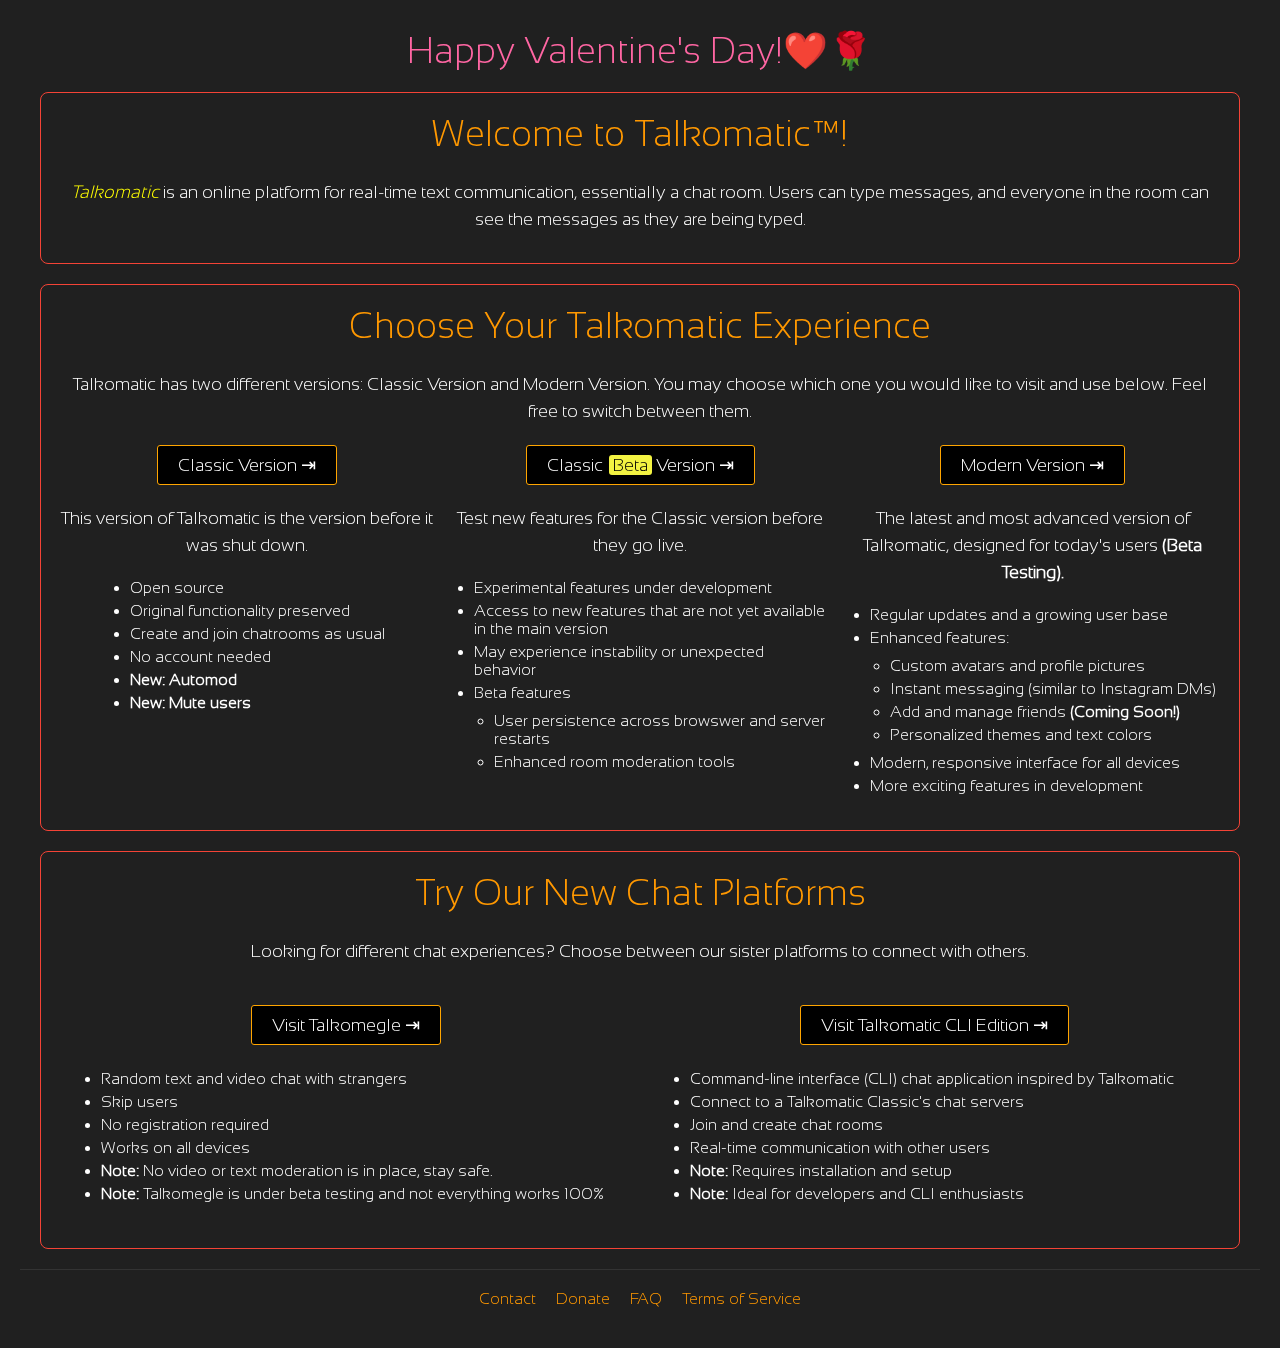
<file: index.html>
<!DOCTYPE html>
<html lang="en">
 <head>
  <meta charset="utf-8"/>
  <meta content="width=device-width, initial-scale=1.0" name="viewport"/>
  <title>Talkomatic™ - Real-Time Chat Platform | Classic &amp; Modern Versions</title>
  <!-- SEO Meta Tags -->
  <meta name="description" content="Experience real-time text communication with Talkomatic™. Choose between Classic and Modern versions featuring custom avatars, themes, and live chat rooms. Join the largest online chat community today!"/>
  <meta name="keywords" content="Talkomatic, chat room, real-time chat, online chat, text communication, chat platform, instant messaging"/>
  <meta name="author" content="Mohd Mahmodi"/>
  <meta name="robots" content="index, follow"/>
  <meta name="language" content="English"/>
  <!-- Open Graph / Twitter Cards -->
  <meta property="og:type" content="website"/>
  <meta property="og:url" content="https://www.talkomatic.co"/>
  <meta property="og:title" content="Talkomatic™ - Real-Time Chat Platform"/>
  <meta property="og:description" content="Join the ultimate real-time chat experience with Talkomatic. Choose between Classic and Modern versions with custom features."/>
  <meta property="og:image" content="https://www.talkomatic.co/images/talkomatic-preview.jpg"/>
  <meta name="twitter:card" content="summary_large_image"/>
  <meta name="twitter:creator" content="@mohdmahmodi"/>
  <meta name="twitter:title" content="Talkomatic™ - Real-Time Chat Platform"/>
  <meta name="twitter:description" content="Experience real-time text communication with custom features, themes, and live chat rooms."/>
  <meta name="twitter:image" content="https://www.talkomatic.co/images/talkomatic-preview.jpg"/>
  <link rel="icon" type="image/jpeg" href="/favicon.jpg"/>
  <link rel="canonical" href="https://www.talkomatic.co"/>
  
  <!-- Structured Data -->
  <script type="application/ld+json">
   {
      "@context": "https://schema.org",
      "@type": "WebApplication",
      "name": "Talkomatic",
      "url": "https://www.talkomatic.co",
      "description": "Real-time text communication platform with Classic and Modern versions",
      "applicationCategory": "Communication",
      "operatingSystem": "All",
      "author": {
        "@type": "Person",
        "name": "Mohd Mahmodi"
      },
      "offers": {
        "@type": "Offer",
        "price": "0",
        "priceCurrency": "USD"
      },
      "features": [
        "Real-time chat",
        "Custom avatars",
        "Personalized themes",
        "Text colors",
        "Multiple chat rooms"
      ]
    }
  </script>

  <!-- Stylesheets -->
  <link href="css/index.css?v=1.0.4" rel="stylesheet"/>
  <link href="css/valentines.css?v=1.0.0" rel="stylesheet"/>
  <link href="css/buttons.css?v=1.0.2" rel="stylesheet"/>
 </head>
 <body>
<!-- Valentine's Day animations container -->
  <div class="valentines-container" aria-hidden="true"></div>

  <div class="valentines">
    <h1>Happy Valentine's Day!❤️🌹</h1>
  </div>

  <div class="container">
    <div class="section">
      <h1>Welcome to Talkomatic™!</h1>
      <p>
        <span class="highlight">Talkomatic</span>
        is an online platform for real-time text communication, essentially a chat room. Users can type messages, and everyone in the room can see the messages as they are being typed.
      </p>
    </div>
    <div class="section">
      <h1>Choose Your Talkomatic Experience</h1>
      <p>
        Talkomatic has two different versions: Classic Version and Modern Version. You may choose which one you would like to visit and use below. Feel free to switch between them.
      </p>
      <div class="lobby-options">
        <div class="lobby">
          <a aria-label="Visit Classic Version" class="button" href="https://classic.talkomatic.co">
            Classic Version ⇥
          </a>
          <p>
            This version of Talkomatic is the version before it was shut down.
          </p>
          <ul>
            <li>Open source</li>
            <li>Original functionality preserved</li>
            <li>Create and join chatrooms as usual</li>
            <li>No account needed</li>
            <li><strong>New: Automod</strong> </li>
            <li><strong>New: Mute users</strong></li>
          </ul>
        </div>
        <div class="lobby">
          <a aria-label="Visit Classic Version" class="button" href="https://dev.talkomatic.co">
            Classic <span class="beta">Beta</span> Version ⇥
          </a>
          <p>
            Test new features for the Classic version before they go live.
          </p>
          <ul>
            <li>Experimental features under development</li>
            <li>Access to new features that are not yet available in the main version</li>
            <li>May experience instability or unexpected behavior</li>
            <li>Beta features
              <ul>
                 <li>User persistence across browswer and server restarts</li>
                 <li>Enhanced room moderation tools</li>
              </ul>
            </li>
          </ul>
        </div>
        <!-- Modern Version Section -->
        <div class="lobby">
          <a aria-label="Visit Modern Version" class="button" href="https://modern.talkomatic.co">
            Modern Version ⇥
          </a>
          <p>
            The latest and most advanced version of Talkomatic, designed for today's users
            <strong>(Beta Testing).</strong>
          </p>
          <ul>
            <li>Regular updates and a growing user base</li>
            <li>
              Enhanced features:
              <ul>
                <li>Custom avatars and profile pictures</li>
                <li>Instant messaging (similar to Instagram DMs)</li>
                <li>Add and manage friends <strong>(Coming Soon!)</strong></li>
                <li>Personalized themes and text colors</li>
              </ul>
            </li>
            <li>Modern, responsive interface for all devices</li>
            <li>More exciting features in development</li>
          </ul>
        </div>
      </div>
    </div>
    <div class="section">
      <h1>Try Our New Chat Platforms</h1>
      <p>
        Looking for different chat experiences? Choose between our sister platforms to connect with others.
      </p>
      <div class="chat-options">
        <!-- Talkomegle Option -->
        <div class="chat-option">
          <a aria-label="Visit Talkomegle" class="button talkomegle-button" href="https://talkomegle.com">
            Visit Talkomegle ⇥
          </a>
          <ul>
            <li>Random text and video chat with strangers</li>
            <li>Skip users</li>
            <li>No registration required</li>
            <li>Works on all devices</li>
            <li><strong>Note:</strong> No video or text moderation is in place, stay safe.</li>
            <li><strong>Note:</strong> Talkomegle is under beta testing and not everything works 100%</li>
          </ul>
        </div>
        <!-- Talkomatic CLI Edition Option -->
        <div class="chat-option">
          <a aria-label="Visit Talkomatic CLI Edition v2" class="button talkomatic-cli-button" href="https://github.com/MohdYahyaMahmodi/Talkomatic-CLI-Edition">
            Visit Talkomatic CLI Edition ⇥
          </a>
          <ul>
            <li>Command-line interface (CLI) chat application inspired by Talkomatic</li>
            <li>Connect to a Talkomatic Classic's chat servers</li>
            <li>Join and create chat rooms</li>
            <li>Real-time communication with other users</li>
            <li><strong>Note:</strong> Requires installation and setup</li>
            <li><strong>Note:</strong> Ideal for developers and CLI enthusiasts</li>
          </ul>
        </div>
      </div>
    </div>
  </div>
  <footer>
    <div class="footer-links">
      <a class="footer-link" href="contact.html">Contact</a>
      <a class="footer-link" href="donate.html">Donate</a>
      <a class="footer-link" href="faq.html">FAQ</a>
      <a class="footer-link" href="terms.html">Terms of Service</a>
    </div>
  </footer>

  <!-- Include the Fireworks JavaScript at the end -->
  <script src="js/valentines.js"></script>
</body>
</html>
</file>
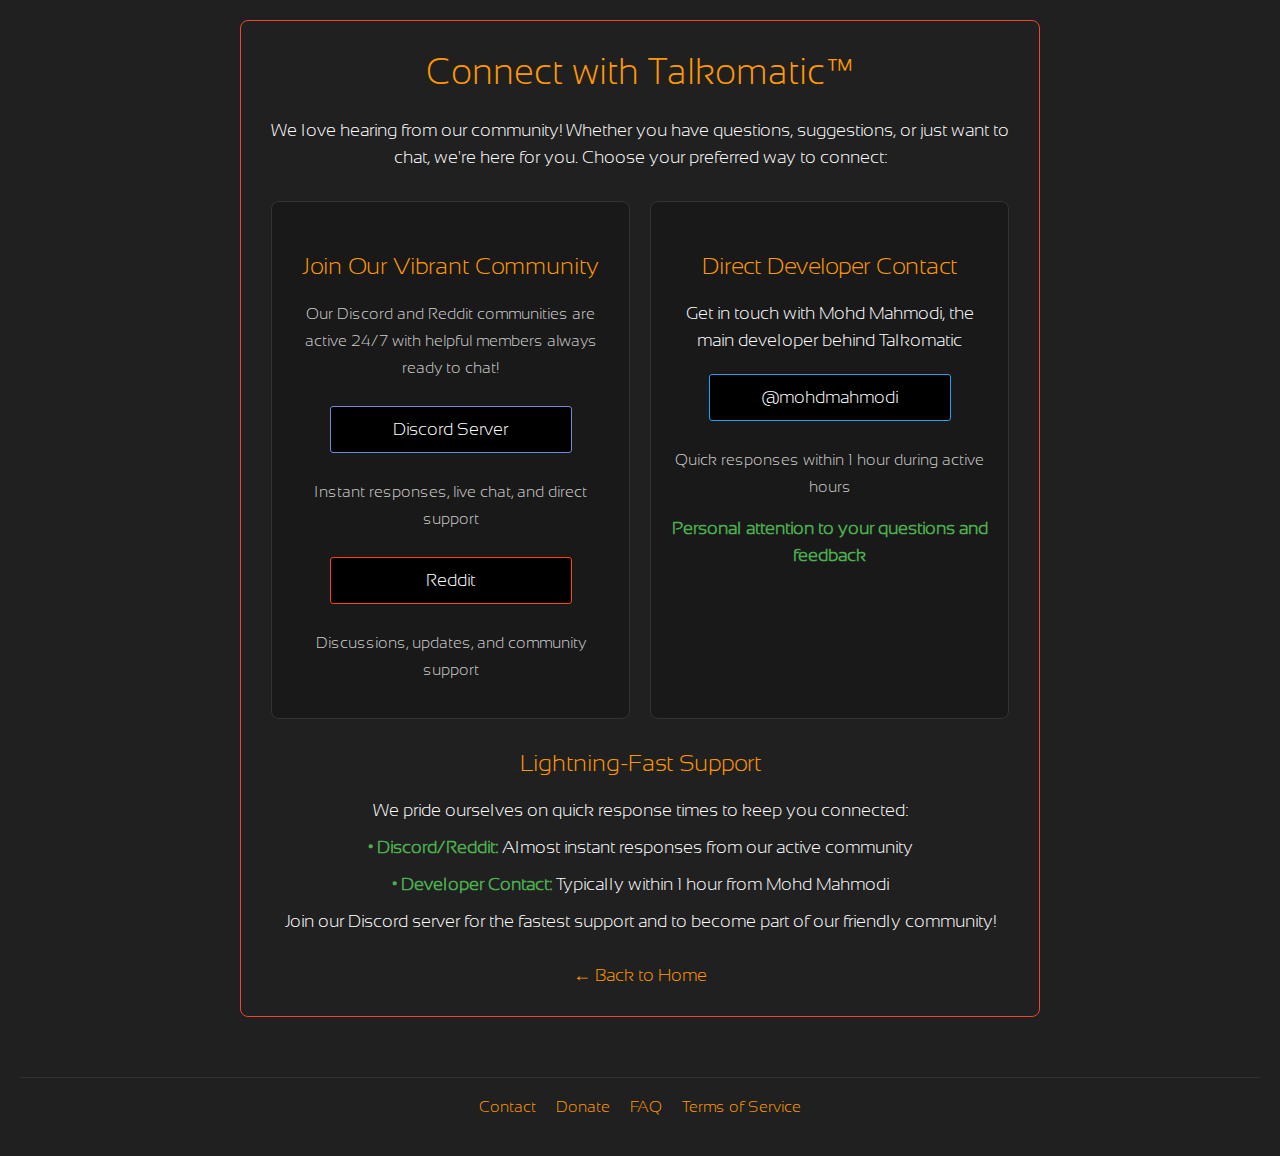
<file: contact.html>
<!DOCTYPE html>
<html lang="en">
 <head>
  <meta charset="utf-8"/>
  <meta content="width=device-width, initial-scale=1.0" name="viewport"/>
  <title>
   Contact Talkomatic™ - Get Support &amp; Connect with Our Community
  </title>
  <!-- SEO Meta Tags -->
  <meta content="Connect with Talkomatic's vibrant community through Discord, Reddit, or directly with developer Mohd Mahmodi. Get instant support and join our active chat platform community." name="description"/>
  <meta content="Talkomatic contact, chat support, Discord community, Reddit community, Mohd Mahmodi, chat platform support" name="keywords"/>
  <meta content="Mohd Mahmodi" name="author"/>
  <meta content="index, follow" name="robots"/>
  <meta content="English" name="language"/>
  <!-- Open Graph / Twitter Cards -->
  <meta content="website" property="og:type"/>
  <meta content="https://www.talkomatic.co/contact" property="og:url"/>
  <meta content="Contact Talkomatic™ - Community &amp; Support" property="og:title"/>
  <meta content="Join Talkomatic's active community on Discord and Reddit, or connect directly with developer Mohd Mahmodi for support." property="og:description"/>
  <meta content="https://www.talkomatic.co/images/contact-preview.jpg" property="og:image"/>
  <meta content="summary_large_image" name="twitter:card"/>
  <meta content="@mohdmahmodi" name="twitter:creator"/>
  <meta content="Contact Talkomatic™ - Community &amp; Support" name="twitter:title"/>
  <meta content="Get instant support and join our vibrant chat platform community." name="twitter:description"/>
  <meta content="https://www.talkomatic.co/images/contact-preview.jpg" name="twitter:image"/>
  <link href="/favicon.jpg" rel="icon" type="image/jpeg"/>
  <link href="https://www.talkomatic.co/contact" rel="canonical"/>
  <!-- Structured Data -->
  <script type="application/ld+json">
   {
      "@context": "https://schema.org",
      "@type": "ContactPage",
      "name": "Talkomatic Contact",
      "description": "Contact methods and community platforms for Talkomatic chat platform",
      "url": "https://www.talkomatic.co/contact",
      "mainEntity": {
        "@type": "Organization",
        "name": "Talkomatic",
        "sameAs": [
          "https://discord.gg/talkomatic",
          "https://reddit.com/r/talkomatic",
          "https://x.com/mohdmahmodi"
        ],
        "member": {
          "@type": "Person",
          "name": "Mohd Mahmodi",
          "jobTitle": "Developer",
          "sameAs": "https://x.com/mohdmahmodi"
        }
      }
    }
  </script>
  <link href="css/contact.css?v=1.0.1" rel="stylesheet"/>
 </head>
 <body>
  <div class="container">
   <div class="section">
    <h1>
     Connect with Talkomatic™
    </h1>
    <p>
     We love hearing from our community! Whether you have questions, suggestions, or just want to chat, we're here for you. Choose your preferred way to connect:
    </p>
    <div class="contact-options">
     <div class="contact-card">
      <h2>
       Join Our Vibrant Community
      </h2>
      <p class="platform-info">
       Our Discord and Reddit communities are active 24/7 with helpful members always ready to chat!
      </p>
      <a aria-label="Join Talkomatic Discord Server" class="social-link discord-link" href="https://discord.gg/talkomatic">
       Discord Server
      </a>
      <p class="platform-info">
       Instant responses, live chat, and direct support
      </p>
      <a aria-label="Join Talkomatic Subreddit" class="social-link reddit-link" href="https://reddit.com/r/talkomatic">
       Reddit
      </a>
      <p class="platform-info">
       Discussions, updates, and community support
      </p>
     </div>
     <div class="contact-card">
      <h2>
       Direct Developer Contact
      </h2>
      <p>
       Get in touch with Mohd Mahmodi, the main developer behind Talkomatic
      </p>
      <a aria-label="Contact Mohd Mahmodi on X (Twitter)" class="social-link twitter-link" href="https://x.com/mohdmahmodi">
       @mohdmahmodi
      </a>
      <p class="platform-info">
       Quick responses within 1 hour during active hours
      </p>
      <p class="response-highlight">
       Personal attention to your questions and feedback
      </p>
     </div>
    </div>
    <h2>
     Lightning-Fast Support
    </h2>
    <p>
     We pride ourselves on quick response times to keep you connected:
    </p>
    <p>
     <span class="response-highlight">
      • Discord/Reddit:
     </span>
     Almost instant responses from our active community
    </p>
    <p>
     <span class="response-highlight">
      • Developer Contact:
     </span>
     Typically within 1 hour from Mohd Mahmodi
    </p>
    <p>
     Join our Discord server for the fastest support and to become part of our friendly community!
    </p>
    <a aria-label="Return to Talkomatic Homepage" class="back-home" href="/">
     ← Back to Home
    </a>
   </div>
  </div>
  <footer>
   <div class="footer-links">
    <a aria-current="page" class="footer-link" href="contact.html">
     Contact
    </a>
    <a class="footer-link" href="donate.html">
     Donate
    </a>
    <a class="footer-link" href="faq.html">
     FAQ
    </a>
    <a class="footer-link" href="terms.html">
     Terms of Service
    </a>
   </div>
  </footer>
 </body>
</html>
</file>
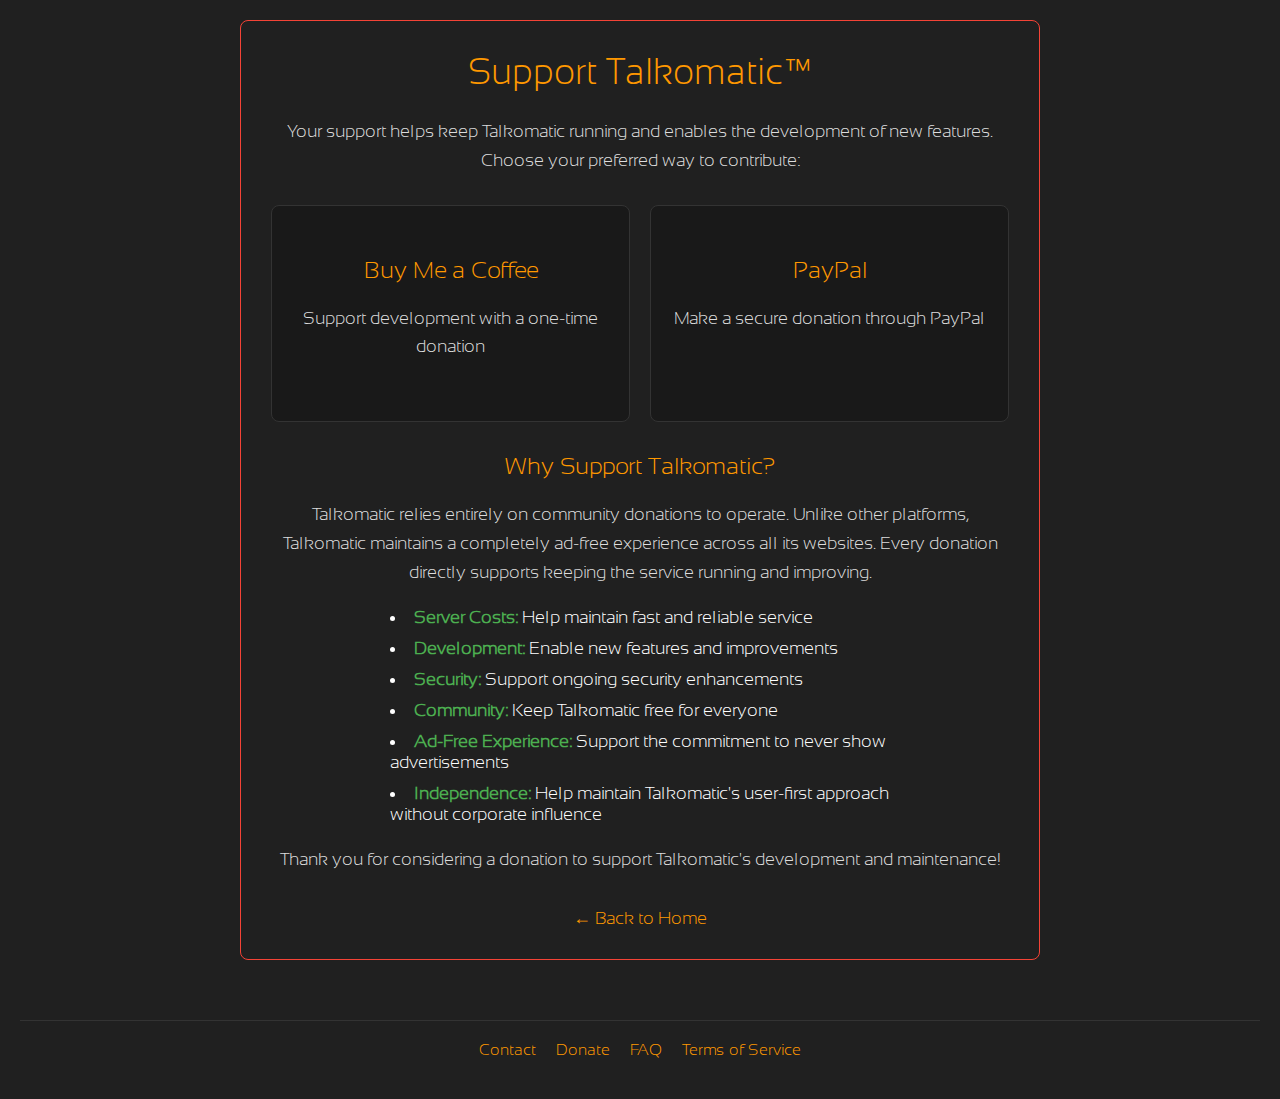
<file: donate.html>
<!DOCTYPE html>
<html lang="en">
 <head>
  <meta charset="utf-8"/>
  <meta content="width=device-width, initial-scale=1.0" name="viewport"/>
  <title>
   Support Talkomatic™ - Help Keep Our Chat Platform Ad-Free
  </title>
  <!-- SEO Meta Tags -->
  <meta content="Support Talkomatic's development and maintenance through donations. Help keep our chat platform ad-free, secure, and independent. One-time donations via PayPal or Buy Me a Coffee." name="description"/>
  <meta content="Talkomatic donate, support Talkomatic, chat platform donation, ad-free chat, PayPal donation, Buy Me a Coffee" name="keywords"/>
  <meta content="Mohd Mahmodi" name="author"/>
  <meta content="index, follow" name="robots"/>
  <meta content="English" name="language"/>
  <!-- Open Graph / Twitter Cards -->
  <meta content="website" property="og:type"/>
  <meta content="https://www.talkomatic.co/donate" property="og:url"/>
  <meta content="Support Talkomatic - Keep Chat Ad-Free" property="og:title"/>
  <meta content="Help maintain and improve Talkomatic through your support. Every donation helps keep our chat platform ad-free and independent." property="og:description"/>
  <meta content="https://www.talkomatic.co/images/donate-preview.jpg" property="og:image"/>
  <meta content="summary_large_image" name="twitter:card"/>
  <meta content="@mohdmahmodi" name="twitter:creator"/>
  <meta content="Support Talkomatic - Keep Chat Ad-Free" name="twitter:title"/>
  <meta content="Support Talkomatic's development and keep chat ad-free." name="twitter:description"/>
  <meta content="https://www.talkomatic.co/images/donate-preview.jpg" name="twitter:image"/>
  <link href="/favicon.jpg" rel="icon" type="image/jpeg"/>
  <link href="https://www.talkomatic.co/donate" rel="canonical"/>
  <!-- Structured Data -->
  <script type="application/ld+json">
   {
      "@context": "https://schema.org",
      "@type": "DonateAction",
      "name": "Support Talkomatic",
      "description": "Support Talkomatic's development and maintenance to keep the platform ad-free and independent",
      "agent": {
        "@type": "Organization",
        "name": "Talkomatic",
        "url": "https://www.talkomatic.co",
        "member": {
          "@type": "Person",
          "name": "Mohd Mahmodi",
          "jobTitle": "Developer"
        }
      },
      "potentialAction": [{
        "@type": "DonateAction",
        "name": "Buy Me a Coffee Donation",
        "target": {
          "@type": "EntryPoint",
          "urlTemplate": "https://buymeacoffee.com/mohdmahmodi"
        }
      }, {
        "@type": "DonateAction",
        "name": "PayPal Donation",
        "target": {
          "@type": "EntryPoint",
          "urlTemplate": "https://www.paypal.com/donate/?hosted_button_id=MURDYVJDHUXCG"
        }
      }]
    }
  </script>
  <link href="css/donate.css?v=1.0.1" rel="stylesheet"/>
 </head>
 <body>
  <div class="container">
   <div class="section">
    <h1>
     Support Talkomatic™
    </h1>
    <p class="donation-info">
     Your support helps keep Talkomatic running and enables the development of new features. Choose your preferred way to contribute:
    </p>
    <div class="donation-options">
     <div class="donation-card">
      <h2>
       Buy Me a Coffee
      </h2>
      <p class="donation-info">
       Support development with a one-time donation
      </p>
      <div class="button-container">
       <script data-coffee-color="#ffffff" data-color="#FF813F" data-emoji="" data-font="Cookie" data-font-color="#000000" data-name="bmc-button" data-outline-color="#000000" data-slug="mohdmahmodi" data-text="Buy me a coffee" src="https://cdnjs.buymeacoffee.com/1.0.0/button.prod.min.js" type="text/javascript">
       </script>
      </div>
     </div>
     <div class="donation-card">
      <h2>
       PayPal
      </h2>
      <p class="donation-info">
       Make a secure donation through PayPal
      </p>
      <div class="button-container">
       <div id="donate-button-container">
        <div id="donate-button">
        </div>
        <script charset="UTF-8" src="https://www.paypalobjects.com/donate/sdk/donate-sdk.js">
        </script>
        <script>
         PayPal.Donation.Button({
                                    env:'production',
                                    hosted_button_id:'MURDYVJDHUXCG',
                                    image: {
                                        src:'https://www.paypalobjects.com/en_US/i/btn/btn_donateCC_LG.gif',
                                        alt:'Donate with PayPal button',
                                        title:'PayPal - The safer, easier way to pay online!',
                                    }
                                }).render('#donate-button');
        </script>
       </div>
      </div>
     </div>
    </div>
    <h2>
     Why Support Talkomatic?
    </h2>
    <p class="donation-info">
     Talkomatic relies entirely on community donations to operate. Unlike other platforms, Talkomatic maintains a completely ad-free experience across all its websites. Every donation directly supports keeping the service running and improving.
    </p>
    <ul aria-label="Benefits of supporting Talkomatic" class="perks-list">
     <li>
      <span class="highlight">
       Server Costs:
      </span>
      Help maintain fast and reliable service
     </li>
     <li>
      <span class="highlight">
       Development:
      </span>
      Enable new features and improvements
     </li>
     <li>
      <span class="highlight">
       Security:
      </span>
      Support ongoing security enhancements
     </li>
     <li>
      <span class="highlight">
       Community:
      </span>
      Keep Talkomatic free for everyone
     </li>
     <li>
      <span class="highlight">
       Ad-Free Experience:
      </span>
      Support the commitment to never show advertisements
     </li>
     <li>
      <span class="highlight">
       Independence:
      </span>
      Help maintain Talkomatic's user-first approach without corporate influence
     </li>
    </ul>
    <p class="donation-info">
     Thank you for considering a donation to support Talkomatic's development and maintenance!
    </p>
    <a aria-label="Return to Talkomatic Homepage" class="back-home" href="/">
     ← Back to Home
    </a>
   </div>
  </div>
  <footer>
   <div class="footer-links">
    <a class="footer-link" href="contact.html">
     Contact
    </a>
    <a aria-current="page" class="footer-link" href="donate.html">
     Donate
    </a>
    <a class="footer-link" href="faq.html">
     FAQ
    </a>
    <a class="footer-link" href="terms.html">
     Terms of Service
    </a>
   </div>
  </footer>
 </body>
</html>
</file>
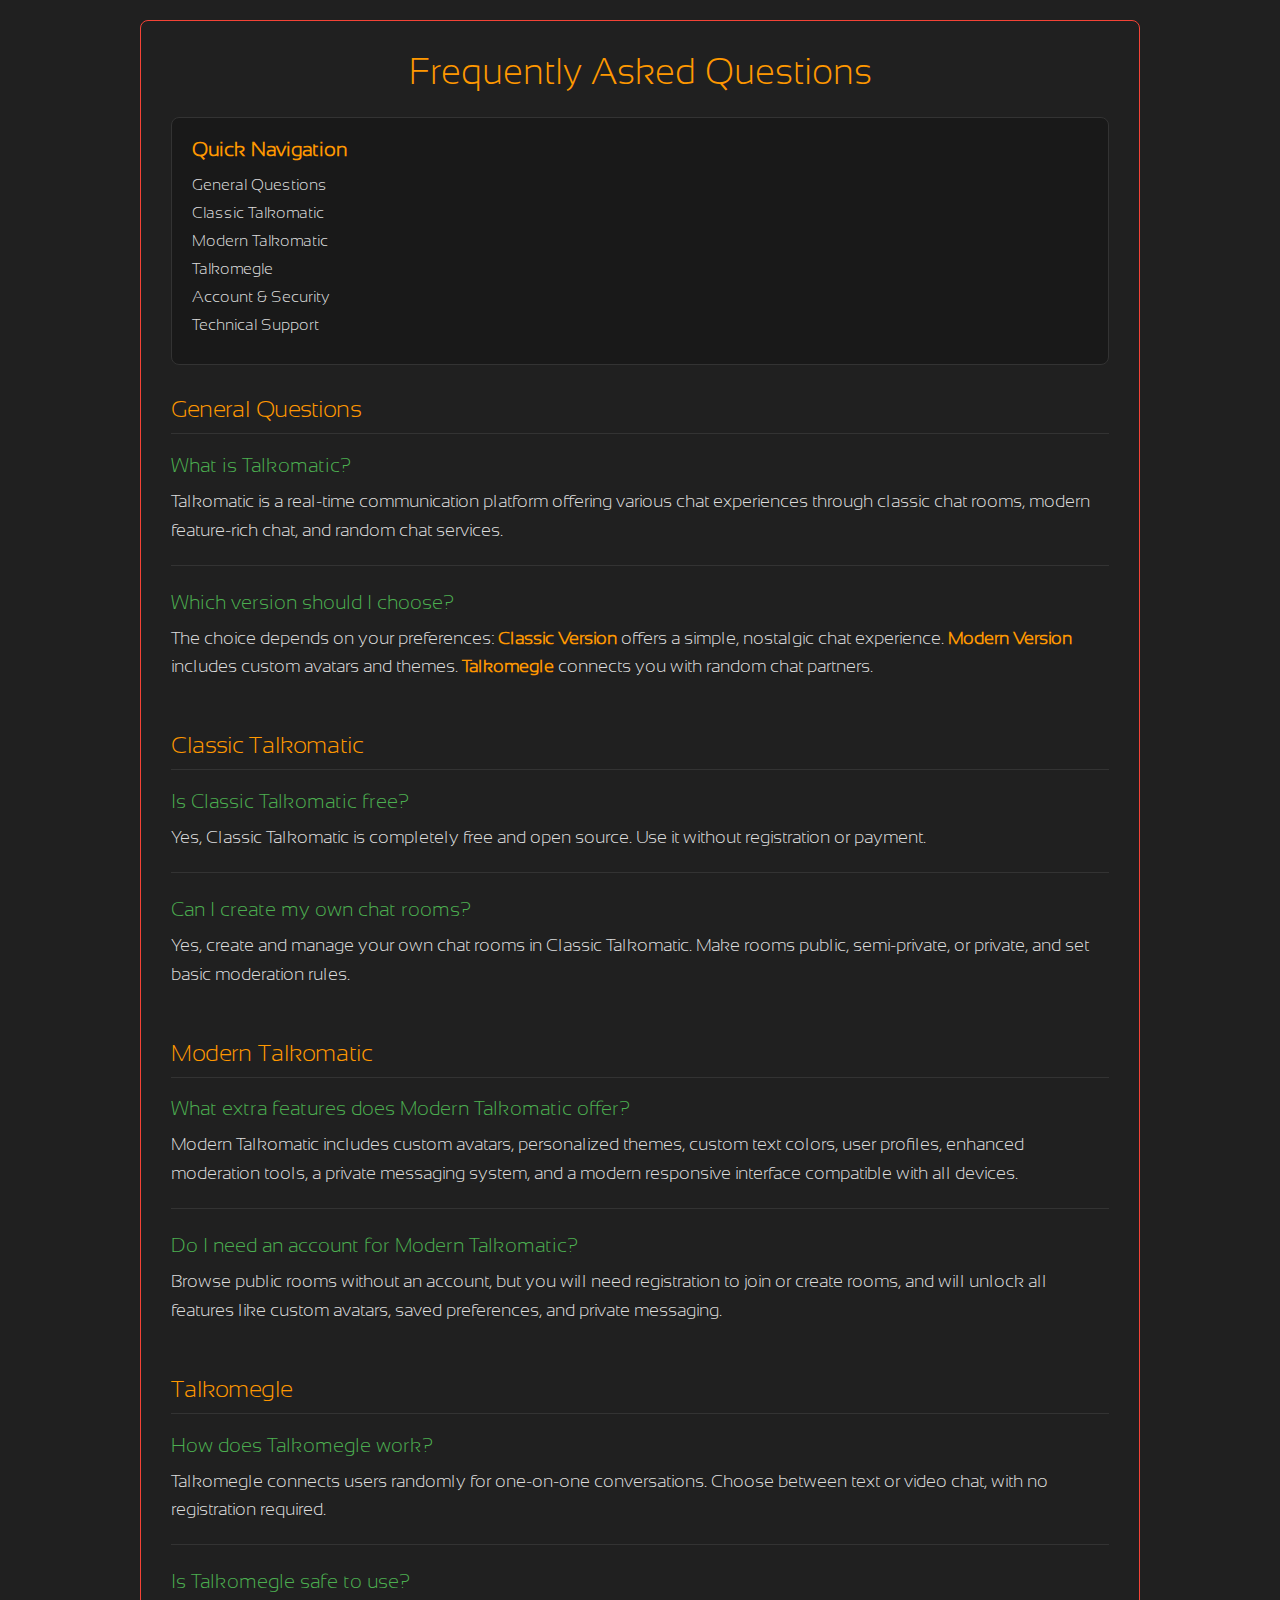
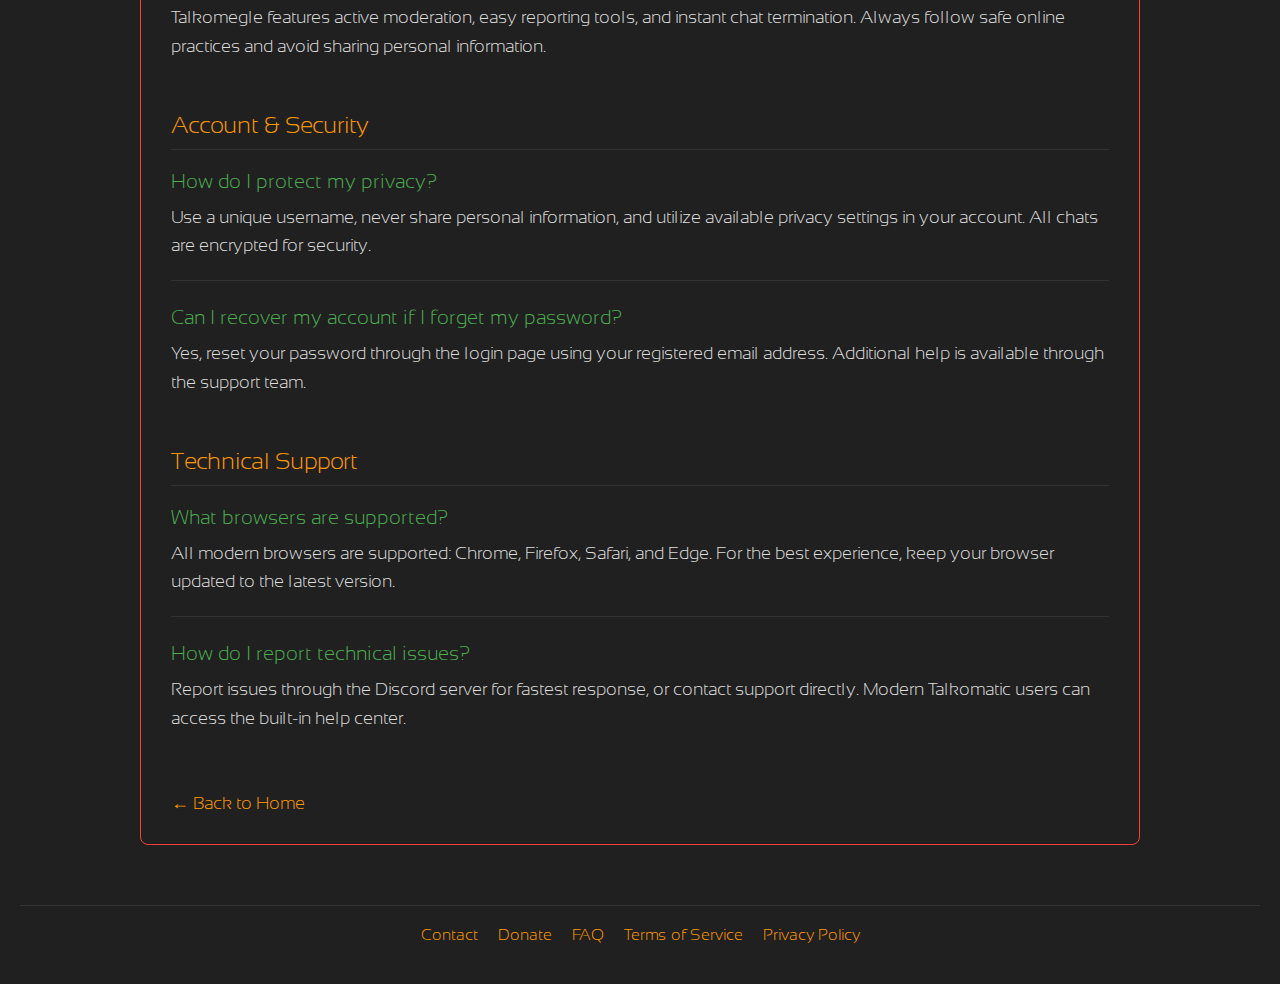
<file: faq.html>
<!DOCTYPE html>
<html lang="en">
 <head>
  <meta charset="utf-8"/>
  <meta content="width=device-width, initial-scale=1.0" name="viewport"/>
  <title>
   Talkomatic™ FAQ - Frequently Asked Questions About Our Chat Platform
  </title>
  <!-- SEO Meta Tags -->
  <meta content="Find answers to common questions about Talkomatic's chat platforms. Learn about Classic and Modern versions, Talkomegle, account security, and technical support." name="description"/>
  <meta content="Talkomatic FAQ, chat platform help, Classic Talkomatic, Modern Talkomatic, Talkomegle support, chat room questions" name="keywords"/>
  <meta content="Mohd Mahmodi" name="author"/>
  <meta content="index, follow" name="robots"/>
  <meta content="English" name="language"/>
  <!-- Open Graph / Twitter Cards -->
  <meta content="website" property="og:type"/>
  <meta content="https://www.talkomatic.co/faq" property="og:url"/>
  <meta content="Talkomatic FAQ - Chat Platform Help &amp; Support" property="og:title"/>
  <meta content="Get answers to frequently asked questions about Talkomatic's chat platforms, features, security, and technical support." property="og:description"/>
  <meta content="https://www.talkomatic.co/images/faq-preview.jpg" property="og:image"/>
  <meta content="summary_large_image" name="twitter:card"/>
  <meta content="@mohdmahmodi" name="twitter:creator"/>
  <meta content="Talkomatic FAQ - Chat Platform Help &amp; Support" name="twitter:title"/>
  <meta content="Find answers about Talkomatic's chat features, security, and support." name="twitter:description"/>
  <meta content="https://www.talkomatic.co/images/faq-preview.jpg" name="twitter:image"/>
  <link href="/favicon.jpg" rel="icon" type="image/jpeg"/>
  <link href="https://www.talkomatic.co/faq" rel="canonical"/>
  <!-- Structured Data -->
  <script type="application/ld+json">
   {
      "@context": "https://schema.org",
      "@type": "FAQPage",
      "mainEntity": [{
        "@type": "Question",
        "name": "What is Talkomatic?",
        "acceptedAnswer": {
          "@type": "Answer",
          "text": "Talkomatic is a real-time communication platform offering various chat experiences through classic chat rooms, modern feature-rich chat, and random chat services."
        }
      }, {
        "@type": "Question",
        "name": "Which version should I choose?",
        "acceptedAnswer": {
          "@type": "Answer",
          "text": "The choice depends on your preferences: Classic Version offers a simple, nostalgic chat experience. Modern Version includes custom avatars and themes. Talkomegle connects you with random chat partners."
        }
      }, {
        "@type": "Question",
        "name": "Is Classic Talkomatic free?",
        "acceptedAnswer": {
          "@type": "Answer",
          "text": "Yes, Classic Talkomatic is completely free and open source. Use it without registration or payment."
        }
      }, {
        "@type": "Question",
        "name": "What extra features does Modern Talkomatic offer?",
        "acceptedAnswer": {
          "@type": "Answer",
          "text": "Modern Talkomatic includes custom avatars, personalized themes, custom text colors, user profiles, enhanced moderation tools, and a modern responsive interface compatible with all devices."
        }
      }]
    }
  </script>
  <link href="css/faq.css?v=1.0.1" rel="stylesheet"/>
 </head>
 <body>
  <div class="container">
   <div class="section">
    <h1>
     Frequently Asked Questions
    </h1>
    <nav aria-label="Table of Contents" class="toc">
     <h3 class="toc-title">
      Quick Navigation
     </h3>
     <ul class="toc-list">
      <li>
       <a href="#general">
        General Questions
       </a>
      </li>
      <li>
       <a href="#classic">
        Classic Talkomatic
       </a>
      </li>
      <li>
       <a href="#modern">
        Modern Talkomatic
       </a>
      </li>
      <li>
       <a href="#talkomegle">
        Talkomegle
       </a>
      </li>
      <li>
       <a href="#account">
        Account &amp; Security
       </a>
      </li>
      <li>
       <a href="#technical">
        Technical Support
       </a>
      </li>
     </ul>
    </nav>
    <div aria-labelledby="general-title" class="faq-section" id="general" role="region">
     <h2 id="general-title">
      General Questions
     </h2>
     <div class="faq-item">
      <div class="question">
       What is Talkomatic?
      </div>
      <div class="answer">
       Talkomatic is a real-time communication platform offering various chat experiences through classic chat rooms, modern feature-rich chat, and random chat services.
      </div>
     </div>
     <div class="faq-item">
      <div class="question">
       Which version should I choose?
      </div>
      <div class="answer">
       The choice depends on your preferences:
       <span class="highlight">
        Classic Version
       </span>
       offers a simple, nostalgic chat experience.
       <span class="highlight">
        Modern Version
       </span>
       includes custom avatars and themes.
       <span class="highlight">
        Talkomegle
       </span>
       connects you with random chat partners.
      </div>
     </div>
    </div>
    <div aria-labelledby="classic-title" class="faq-section" id="classic" role="region">
     <h2 id="classic-title">
      Classic Talkomatic
     </h2>
     <div class="faq-item">
      <div class="question">
       Is Classic Talkomatic free?
      </div>
      <div class="answer">
       Yes, Classic Talkomatic is completely free and open source. Use it without registration or payment.
      </div>
     </div>
     <div class="faq-item">
      <div class="question">
       Can I create my own chat rooms?
      </div>
      <div class="answer">
       Yes, create and manage your own chat rooms in Classic Talkomatic. Make rooms public, semi-private, or private, and set basic moderation rules.
      </div>
     </div>
    </div>
    <div aria-labelledby="modern-title" class="faq-section" id="modern" role="region">
     <h2 id="modern-title">
      Modern Talkomatic
     </h2>
     <div class="faq-item">
      <div class="question">
       What extra features does Modern Talkomatic offer?
      </div>
      <div class="answer">
       Modern Talkomatic includes custom avatars, personalized themes, custom text colors, user profiles, enhanced moderation tools, a private messaging system, and a modern responsive interface compatible with all devices.
      </div>
     </div>
     <div class="faq-item">
      <div class="question">
       Do I need an account for Modern Talkomatic?
      </div>
      <div class="answer">
       Browse public rooms without an account, but you will need registration to join or create rooms, and will unlock all features like custom avatars, saved preferences, and private messaging.
      </div>
     </div>
    </div>
    <div aria-labelledby="talkomegle-title" class="faq-section" id="talkomegle" role="region">
     <h2 id="talkomegle-title">
      Talkomegle
     </h2>
     <div class="faq-item">
      <div class="question">
       How does Talkomegle work?
      </div>
      <div class="answer">
       Talkomegle connects users randomly for one-on-one conversations. Choose between text or video chat, with no registration required.
      </div>
     </div>
     <div class="faq-item">
      <div class="question">
       Is Talkomegle safe to use?
      </div>
      <div class="answer">
       Talkomegle features active moderation, easy reporting tools, and instant chat termination. Always follow safe online practices and avoid sharing personal information.
      </div>
     </div>
    </div>
    <div aria-labelledby="account-title" class="faq-section" id="account" role="region">
     <h2 id="account-title">
      Account &amp; Security
     </h2>
     <div class="faq-item">
      <div class="question">
       How do I protect my privacy?
      </div>
      <div class="answer">
       Use a unique username, never share personal information, and utilize available privacy settings in your account. All chats are encrypted for security.
      </div>
     </div>
     <div class="faq-item">
      <div class="question">
       Can I recover my account if I forget my password?
      </div>
      <div class="answer">
       Yes, reset your password through the login page using your registered email address. Additional help is available through the support team.
      </div>
     </div>
    </div>
    <div aria-labelledby="technical-title" class="faq-section" id="technical" role="region">
     <h2 id="technical-title">
      Technical Support
     </h2>
     <div class="faq-item">
      <div class="question">
       What browsers are supported?
      </div>
      <div class="answer">
       All modern browsers are supported: Chrome, Firefox, Safari, and Edge. For the best experience, keep your browser updated to the latest version.
      </div>
     </div>
     <div class="faq-item">
      <div class="question">
       How do I report technical issues?
      </div>
      <div class="answer">
       Report issues through the Discord server for fastest response, or contact support directly. Modern Talkomatic users can access the built-in help center.
      </div>
     </div>
    </div>
    <nav class="navigation">
     <a aria-label="Return to Talkomatic Homepage" class="back-home" href="/">
      ← Back to Home
     </a>
    </nav>
   </div>
  </div>
  <footer>
   <div class="footer-links">
    <a class="footer-link" href="contact.html">
     Contact
    </a>
    <a class="footer-link" href="donate.html">
     Donate
    </a>
    <a aria-current="page" class="footer-link" href="faq.html">
     FAQ
    </a>
    <a class="footer-link" href="terms.html">
     Terms of Service
    </a>
    <a class="footer-link" href="privacy.html">Privacy Policy</a>
   </div>
  </footer>
 </body>
</html>
</file>
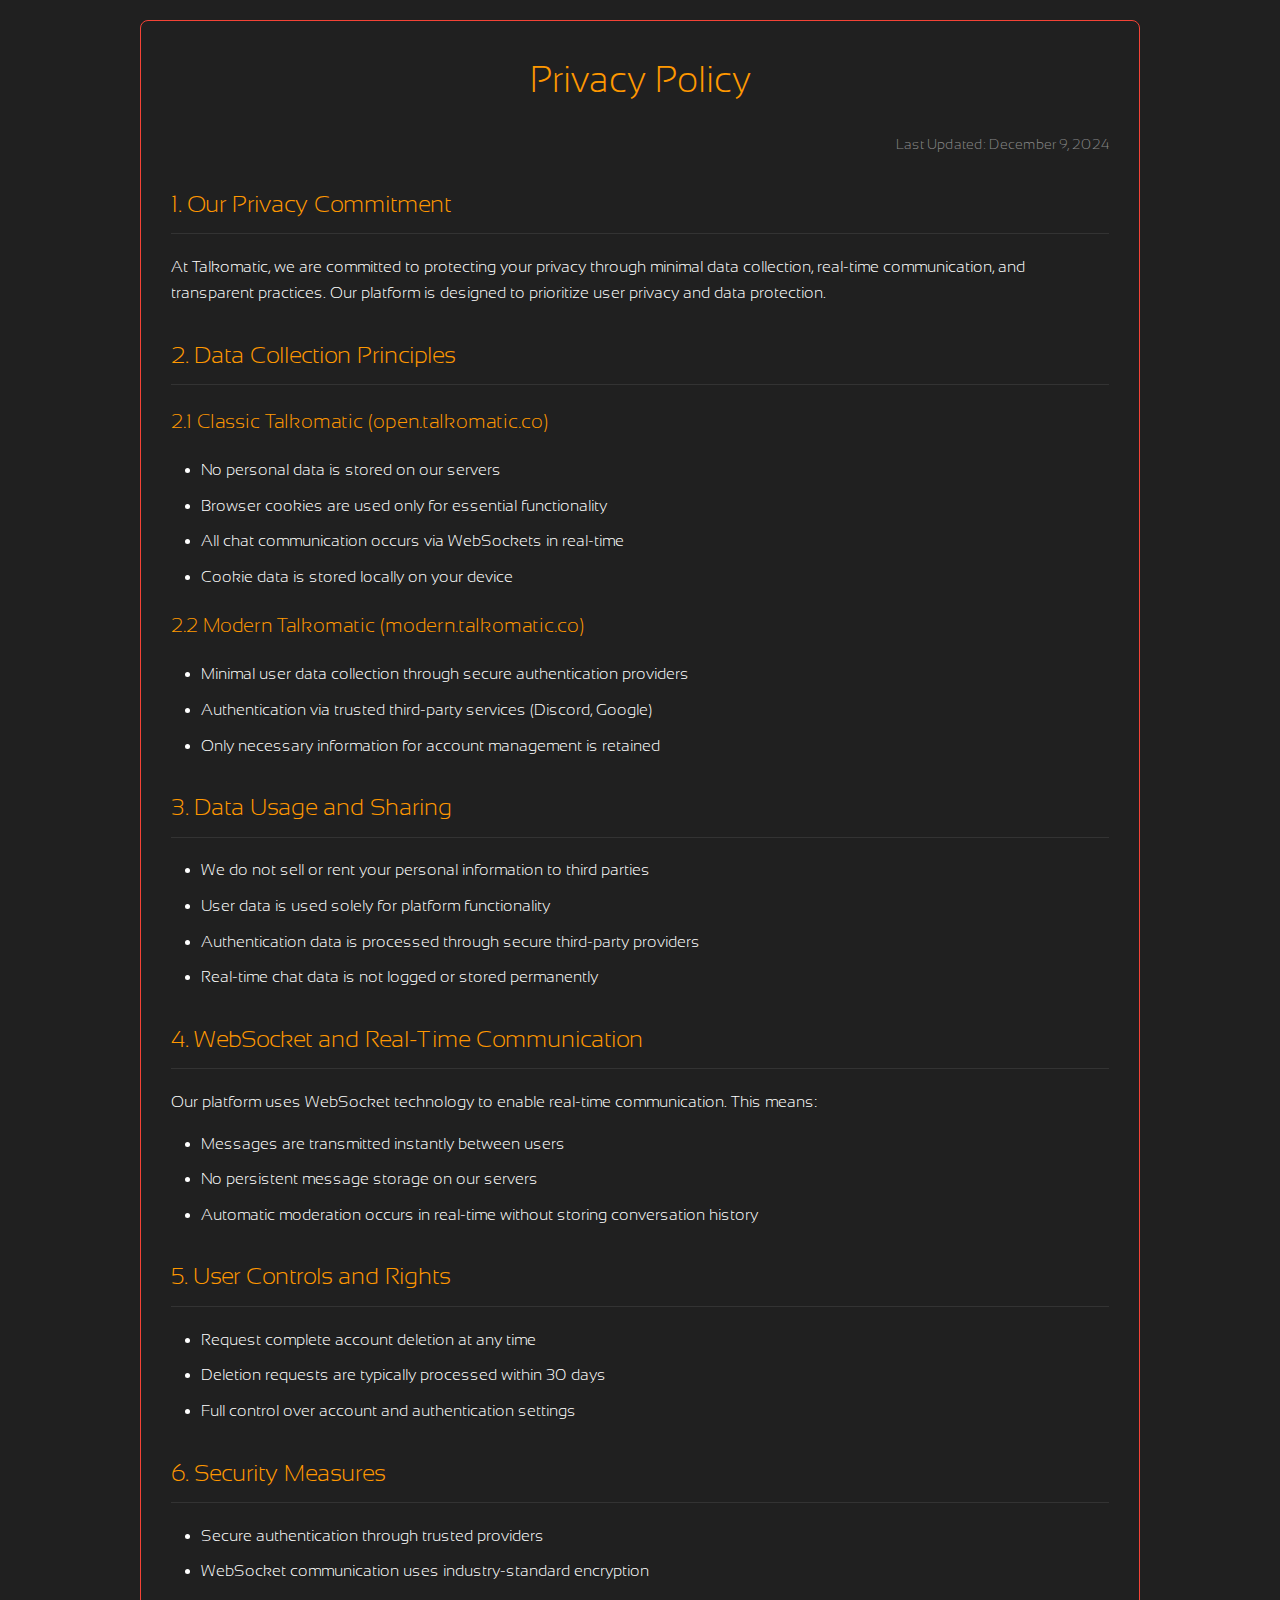
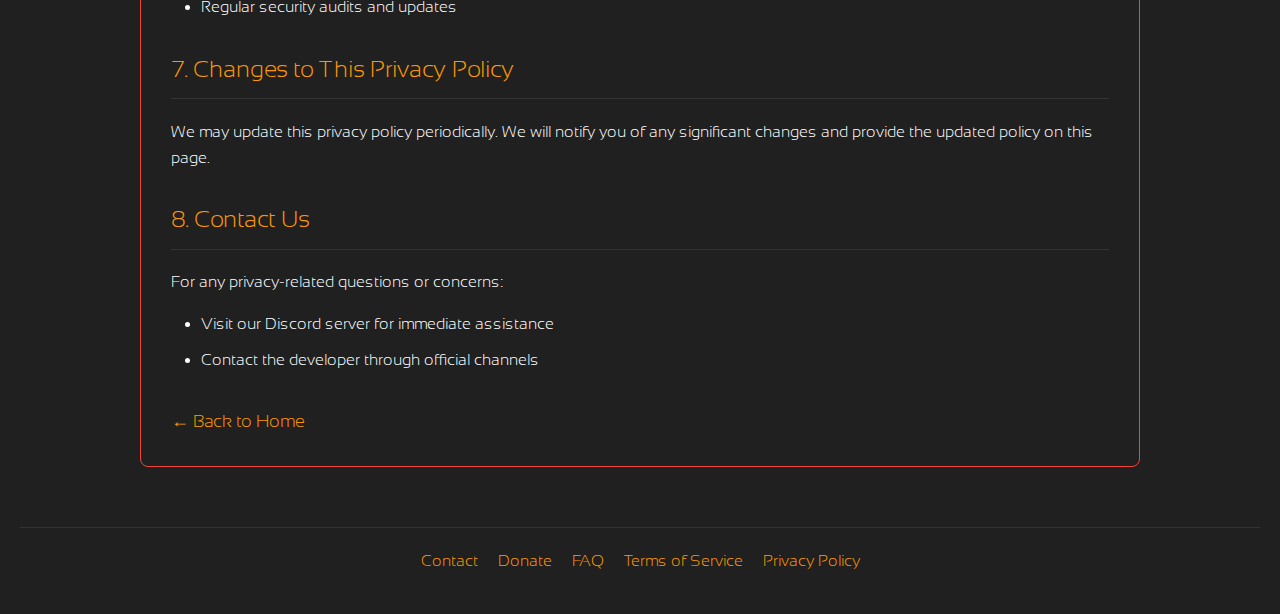
<file: privacy.html>
<!DOCTYPE html>
<html lang="en">
<head>
    <meta charset="utf-8"/>
    <meta content="width=device-width, initial-scale=1.0" name="viewport"/>
    <title>Privacy Policy - Talkomatic™ Chat Platform</title>
    <!-- SEO Meta Tags -->
    <meta content="Talkomatic's comprehensive privacy policy detailing our commitment to user data protection, minimal data collection, and real-time communication." name="description"/>
    <meta content="Talkomatic privacy policy, chat platform data protection, minimal data collection, WebSocket privacy" name="keywords"/>
    <meta content="Mohd Mahmodi" name="author"/>
    <meta content="index, follow" name="robots"/>
    <meta content="English" name="language"/>
    <!-- Open Graph / Twitter Cards -->
    <meta content="website" property="og:type"/>
    <meta content="https://www.talkomatic.co/privacy" property="og:url"/>
    <meta content="Talkomatic Privacy Policy" property="og:title"/>
    <meta content="Our commitment to protecting your privacy and minimizing data collection." property="og:description"/>
    <meta content="https://www.talkomatic.co/images/privacy-preview.jpg" property="og:image"/>
    <meta content="summary_large_image" name="twitter:card"/>
    <meta content="@mohdmahmodi" name="twitter:creator"/>
    <meta content="Talkomatic Privacy Policy" name="twitter:title"/>
    <meta content="Comprehensive privacy protection for our chat platform users." name="twitter:description"/>
    <meta content="https://www.talkomatic.co/images/privacy-preview.jpg" name="twitter:image"/>
    <link href="/favicon.jpg" rel="icon" type="image/jpeg"/>
    <link href="https://www.talkomatic.co/privacy" rel="canonical"/>
    <!-- Structured Data -->
    <script type="application/ld+json">
    {
        "@context": "https://schema.org",
        "@type": "WebPage",
        "name": "Talkomatic Privacy Policy",
        "description": "Privacy policy for Talkomatic chat platform",
        "dateModified": "2024-12-09",
        "publisher": {
            "@type": "Organization",
            "name": "Talkomatic",
            "url": "https://www.talkomatic.co"
        }
    }
    </script>
    <link href="css/terms.css?v=1.0.1" rel="stylesheet"/>
</head>
<body>
    <div class="container">
        <div class="section">
            <h1>Privacy Policy</h1>
            <div class="last-updated">
                Last Updated: December 9, 2024
            </div>

            <div class="privacy-section">
                <h2>1. Our Privacy Commitment</h2>
                <p>
                    At Talkomatic, we are committed to protecting your privacy through minimal data collection, 
                    real-time communication, and transparent practices. Our platform is designed to prioritize 
                    user privacy and data protection.
                </p>
            </div>

            <div class="privacy-section">
                <h2>2. Data Collection Principles</h2>
                <h3>2.1 Classic Talkomatic (open.talkomatic.co)</h3>
                <ul>
                    <li>No personal data is stored on our servers</li>
                    <li>Browser cookies are used only for essential functionality</li>
                    <li>All chat communication occurs via WebSockets in real-time</li>
                    <li>Cookie data is stored locally on your device</li>
                </ul>

                <h3>2.2 Modern Talkomatic (modern.talkomatic.co)</h3>
                <ul>
                    <li>Minimal user data collection through secure authentication providers</li>
                    <li>Authentication via trusted third-party services (Discord, Google)</li>
                    <li>Only necessary information for account management is retained</li>
                </ul>
            </div>

            <div class="privacy-section">
                <h2>3. Data Usage and Sharing</h2>
                <ul>
                    <li>We do not sell or rent your personal information to third parties</li>
                    <li>User data is used solely for platform functionality</li>
                    <li>Authentication data is processed through secure third-party providers</li>
                    <li>Real-time chat data is not logged or stored permanently</li>
                </ul>
            </div>

            <div class="privacy-section">
                <h2>4. WebSocket and Real-Time Communication</h2>
                <p>
                    Our platform uses WebSocket technology to enable real-time communication. 
                    This means:
                </p>
                <ul>
                    <li>Messages are transmitted instantly between users</li>
                    <li>No persistent message storage on our servers</li>
                    <li>Automatic moderation occurs in real-time without storing conversation history</li>
                </ul>
            </div>

            <div class="privacy-section">
                <h2>5. User Controls and Rights</h2>
                <ul>
                    <li>Request complete account deletion at any time</li>
                    <li>Deletion requests are typically processed within 30 days</li>
                    <li>Full control over account and authentication settings</li>
                </ul>
            </div>

            <div class="privacy-section">
                <h2>6. Security Measures</h2>
                <ul>
                    <li>Secure authentication through trusted providers</li>
                    <li>WebSocket communication uses industry-standard encryption</li>
                    <li>Regular security audits and updates</li>
                </ul>
            </div>

            <div class="privacy-section">
                <h2>7. Changes to This Privacy Policy</h2>
                <p>
                    We may update this privacy policy periodically. We will notify you of 
                    any significant changes and provide the updated policy on this page.
                </p>
            </div>

            <div class="privacy-section">
                <h2>8. Contact Us</h2>
                <p>
                    For any privacy-related questions or concerns:
                </p>
                <ul>
                    <li>Visit our Discord server for immediate assistance</li>
                    <li>Contact the developer through official channels</li>
                </ul>
            </div>

            <a class="back-home" href="/">
                ← Back to Home
            </a>
        </div>
    </div>

    <footer>
        <div class="footer-links">
            <a class="footer-link" href="contact.html">Contact</a>
            <a class="footer-link" href="donate.html">Donate</a>
            <a class="footer-link" href="faq.html">FAQ</a>
            <a class="footer-link" href="terms.html">Terms of Service</a>
            <a class="footer-link" href="privacy.html">Privacy Policy</a>
        </div>
    </footer>
</body>
</html>
</file>
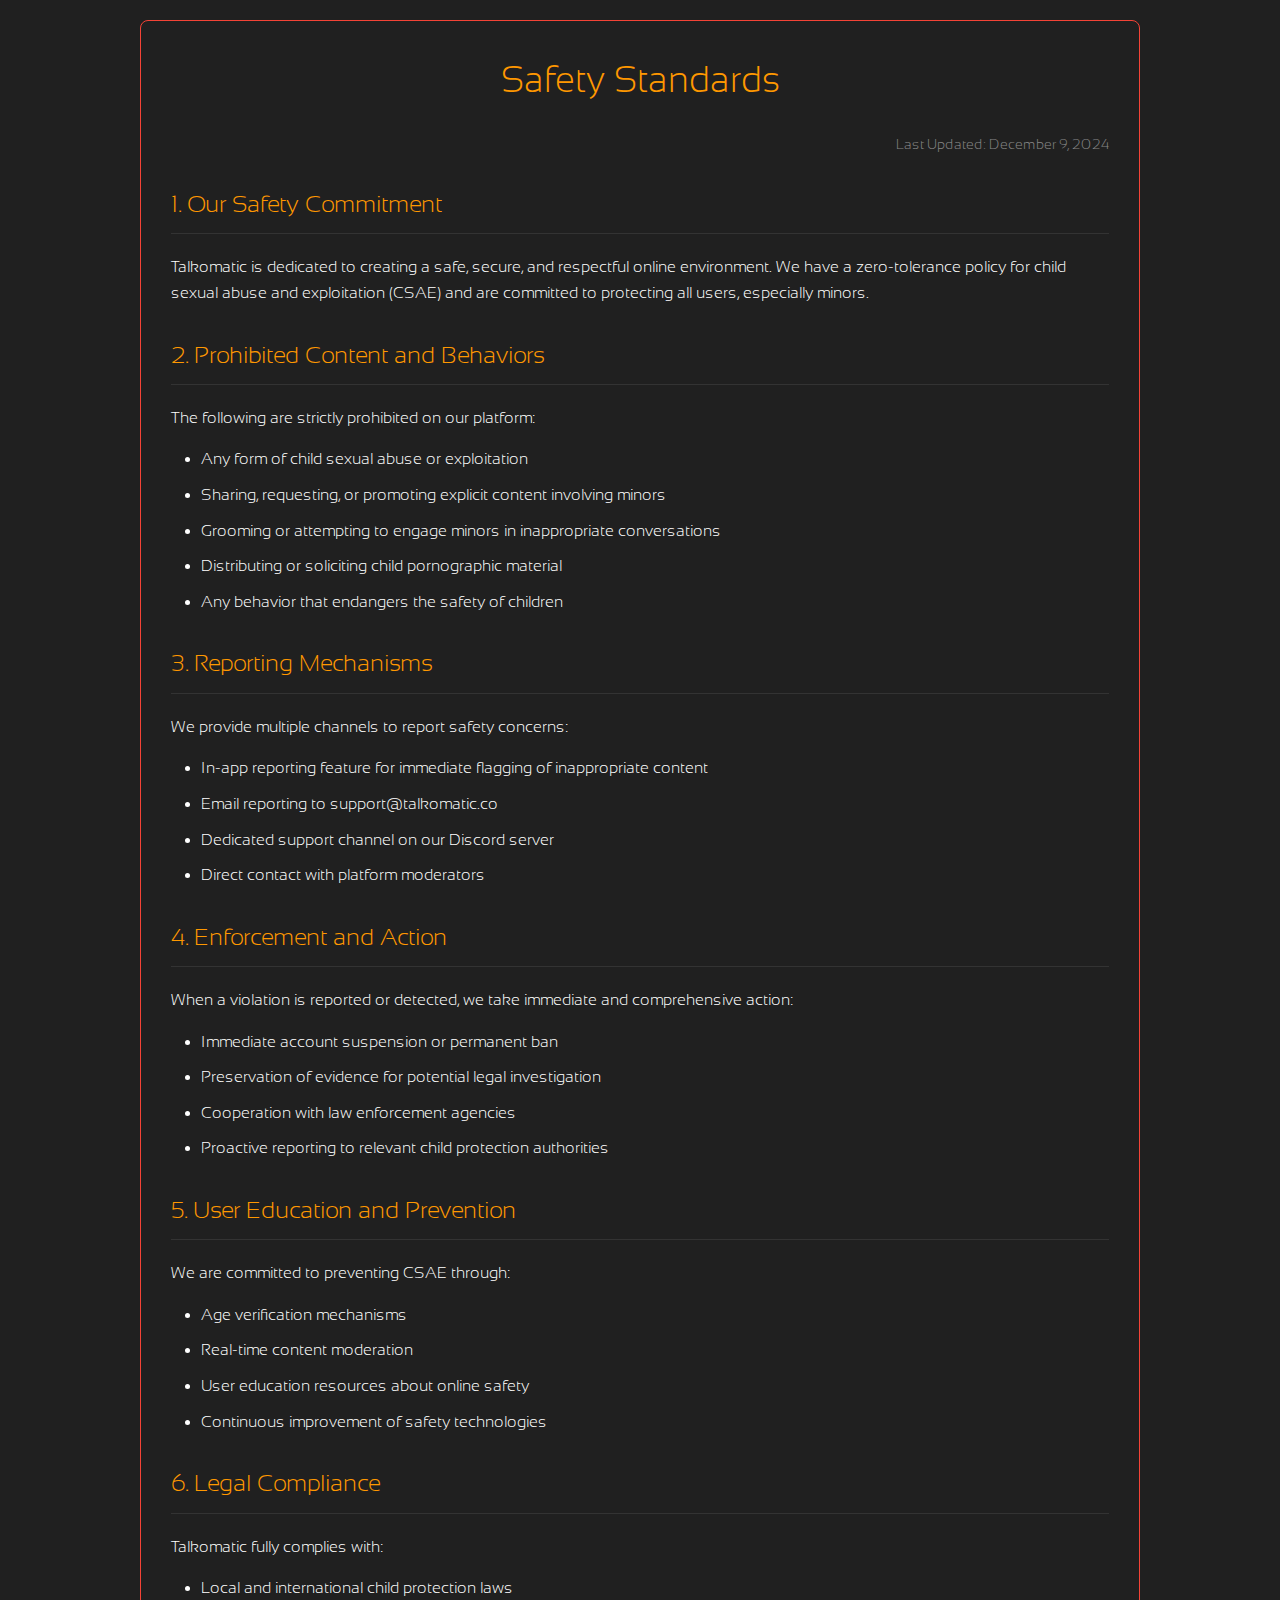
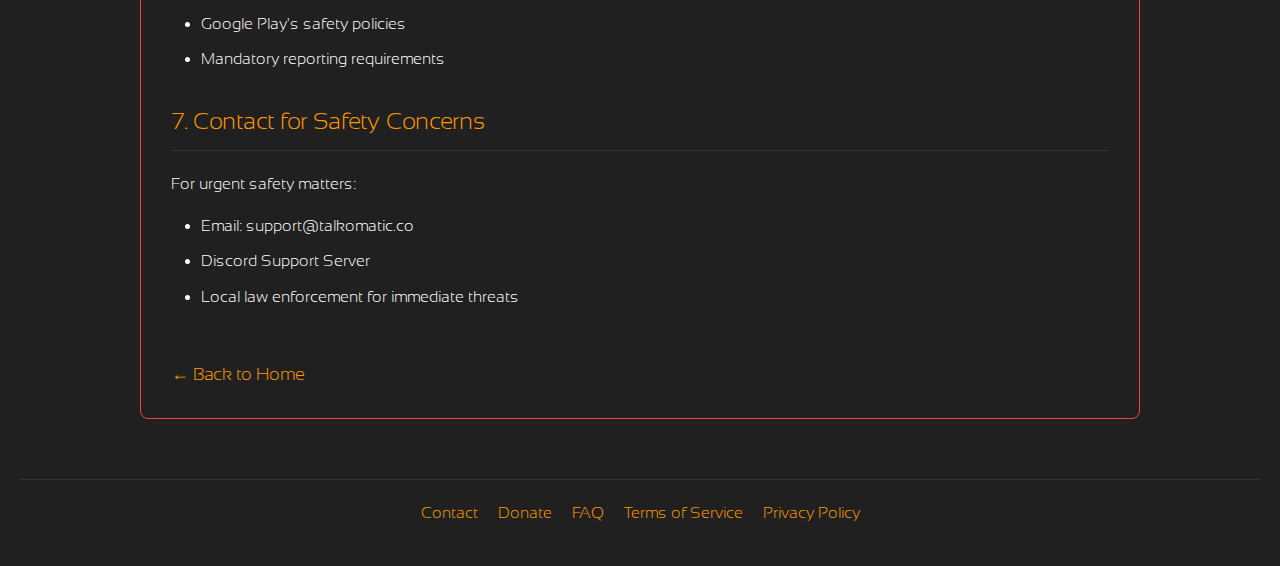
<file: safety.html>
<!DOCTYPE html>
<html lang="en">
 <head>
  <meta charset="utf-8"/>
  <meta content="width=device-width, initial-scale=1.0" name="viewport"/>
  <title>
   Safety Standards - Talkomatic™ Chat Platform
  </title>
  <!-- SEO Meta Tags -->
  <meta content="Talkomatic's comprehensive safety standards policy protecting users from child sexual abuse and exploitation (CSAE). Our commitment to online safety and user protection." name="description"/>
  <meta content="Talkomatic safety standards, child protection online, CSAE prevention, chat platform safety" name="keywords"/>
  <meta content="Mohd Mahmodi" name="author"/>
  <meta content="index, follow" name="robots"/>
  <meta content="English" name="language"/>
  <!-- Open Graph / Twitter Cards -->
  <meta content="website" property="og:type"/>
  <meta content="https://www.talkomatic.co/safety" property="og:url"/>
  <meta content="Talkomatic Safety Standards" property="og:title"/>
  <meta content="Our comprehensive policy for protecting users and preventing child sexual abuse and exploitation." property="og:description"/>
  <meta content="https://www.talkomatic.co/images/safety-preview.jpg" property="og:image"/>
  <meta content="summary_large_image" name="twitter:card"/>
  <meta content="@mohdmahmodi" name="twitter:creator"/>
  <meta content="Talkomatic Safety Standards" name="twitter:title"/>
  <meta content="Comprehensive safety standards to protect our users." name="twitter:description"/>
  <meta content="https://www.talkomatic.co/images/safety-preview.jpg" name="twitter:image"/>
  <link href="/favicon.jpg" rel="icon" type="image/jpeg"/>
  <link href="https://www.talkomatic.co/safety" rel="canonical"/>
  <!-- Structured Data -->
  <script type="application/ld+json">
   {
      "@context": "https://schema.org",
      "@type": "WebPage",
      "name": "Talkomatic Safety Standards",
      "description": "Safety standards and child protection policy for Talkomatic chat platform",
      "dateModified": "2024-12-09",
      "publisher": {
        "@type": "Organization",
        "name": "Talkomatic",
        "url": "https://www.talkomatic.co"
      }
    }
  </script>
  <link href="css/terms.css?v=1.0.1" rel="stylesheet"/>
 </head>
 <body>
  <div class="container">
   <div class="section">
    <h1>
     Safety Standards
    </h1>
    <div class="last-updated">
     Last Updated: December 9, 2024
    </div>
    <div class="tos-section">
     <h2>
      1. Our Safety Commitment
     </h2>
     <p>
      Talkomatic is dedicated to creating a safe, secure, and respectful online environment. We have a zero-tolerance policy for child sexual abuse and exploitation (CSAE) and are committed to protecting all users, especially minors.
     </p>
    </div>
    <div class="tos-section">
     <h2>
      2. Prohibited Content and Behaviors
     </h2>
     <p>
      The following are strictly prohibited on our platform:
     </p>
     <ul>
      <li>
       Any form of child sexual abuse or exploitation
      </li>
      <li>
       Sharing, requesting, or promoting explicit content involving minors
      </li>
      <li>
       Grooming or attempting to engage minors in inappropriate conversations
      </li>
      <li>
       Distributing or soliciting child pornographic material
      </li>
      <li>
       Any behavior that endangers the safety of children
      </li>
     </ul>
    </div>
    <div class="tos-section">
     <h2>
      3. Reporting Mechanisms
     </h2>
     <p>
      We provide multiple channels to report safety concerns:
     </p>
     <ul>
      <li>
       In-app reporting feature for immediate flagging of inappropriate content
      </li>
      <li>
       Email reporting to support@talkomatic.co
      </li>
      <li>
       Dedicated support channel on our Discord server
      </li>
      <li>
       Direct contact with platform moderators
      </li>
     </ul>
    </div>
    <div class="tos-section">
     <h2>
      4. Enforcement and Action
     </h2>
     <p>
      When a violation is reported or detected, we take immediate and comprehensive action:
     </p>
     <ul>
      <li>
       Immediate account suspension or permanent ban
      </li>
      <li>
       Preservation of evidence for potential legal investigation
      </li>
      <li>
       Cooperation with law enforcement agencies
      </li>
      <li>
       Proactive reporting to relevant child protection authorities
      </li>
     </ul>
    </div>
    <div class="tos-section">
     <h2>
      5. User Education and Prevention
     </h2>
     <p>
      We are committed to preventing CSAE through:
     </p>
     <ul>
      <li>
       Age verification mechanisms
      </li>
      <li>
       Real-time content moderation
      </li>
      <li>
       User education resources about online safety
      </li>
      <li>
       Continuous improvement of safety technologies
      </li>
     </ul>
    </div>
    <div class="tos-section">
     <h2>
      6. Legal Compliance
     </h2>
     <p>
      Talkomatic fully complies with:
     </p>
     <ul>
      <li>
       Local and international child protection laws
      </li>
      <li>
       Google Play's safety policies
      </li>
      <li>
       Mandatory reporting requirements
      </li>
     </ul>
    </div>
    <div class="tos-section">
     <h2>
      7. Contact for Safety Concerns
     </h2>
     <p>
      For urgent safety matters:
     </p>
     <ul>
      <li>
       Email: support@talkomatic.co
      </li>
      <li>
       Discord Support Server
      </li>
      <li>
       Local law enforcement for immediate threats
      </li>
     </ul>
    </div>
    <a class="back-home" href="/">
     ← Back to Home
    </a>
   </div>
  </div>
  <footer>
   <div class="footer-links">
    <a class="footer-link" href="contact.html">
     Contact
    </a>
    <a class="footer-link" href="donate.html">
     Donate
    </a>
    <a class="footer-link" href="faq.html">
     FAQ
    </a>
    <a class="footer-link" href="terms.html">
     Terms of Service
    </a>
    <a class="footer-link" href="privacy.html">Privacy Policy</a>
   </div>
  </footer>
 </body>
</html>
</file>
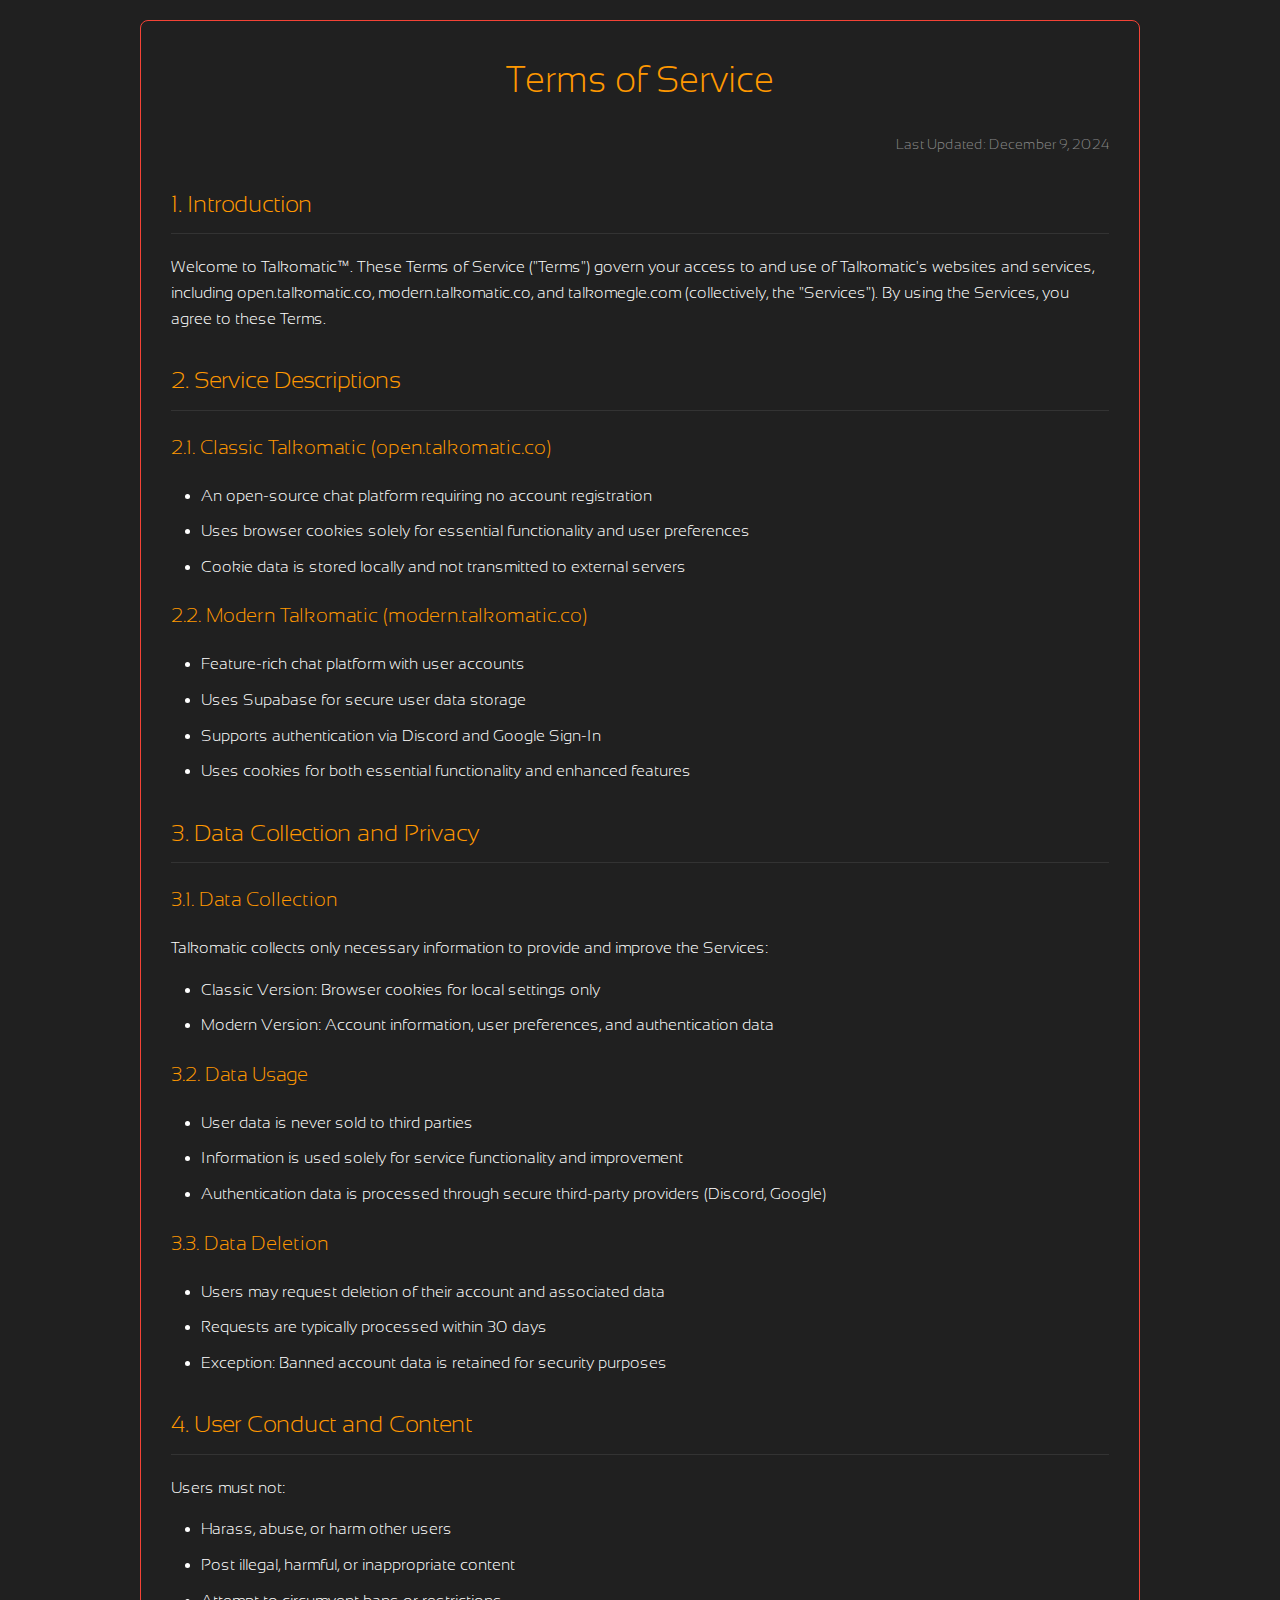
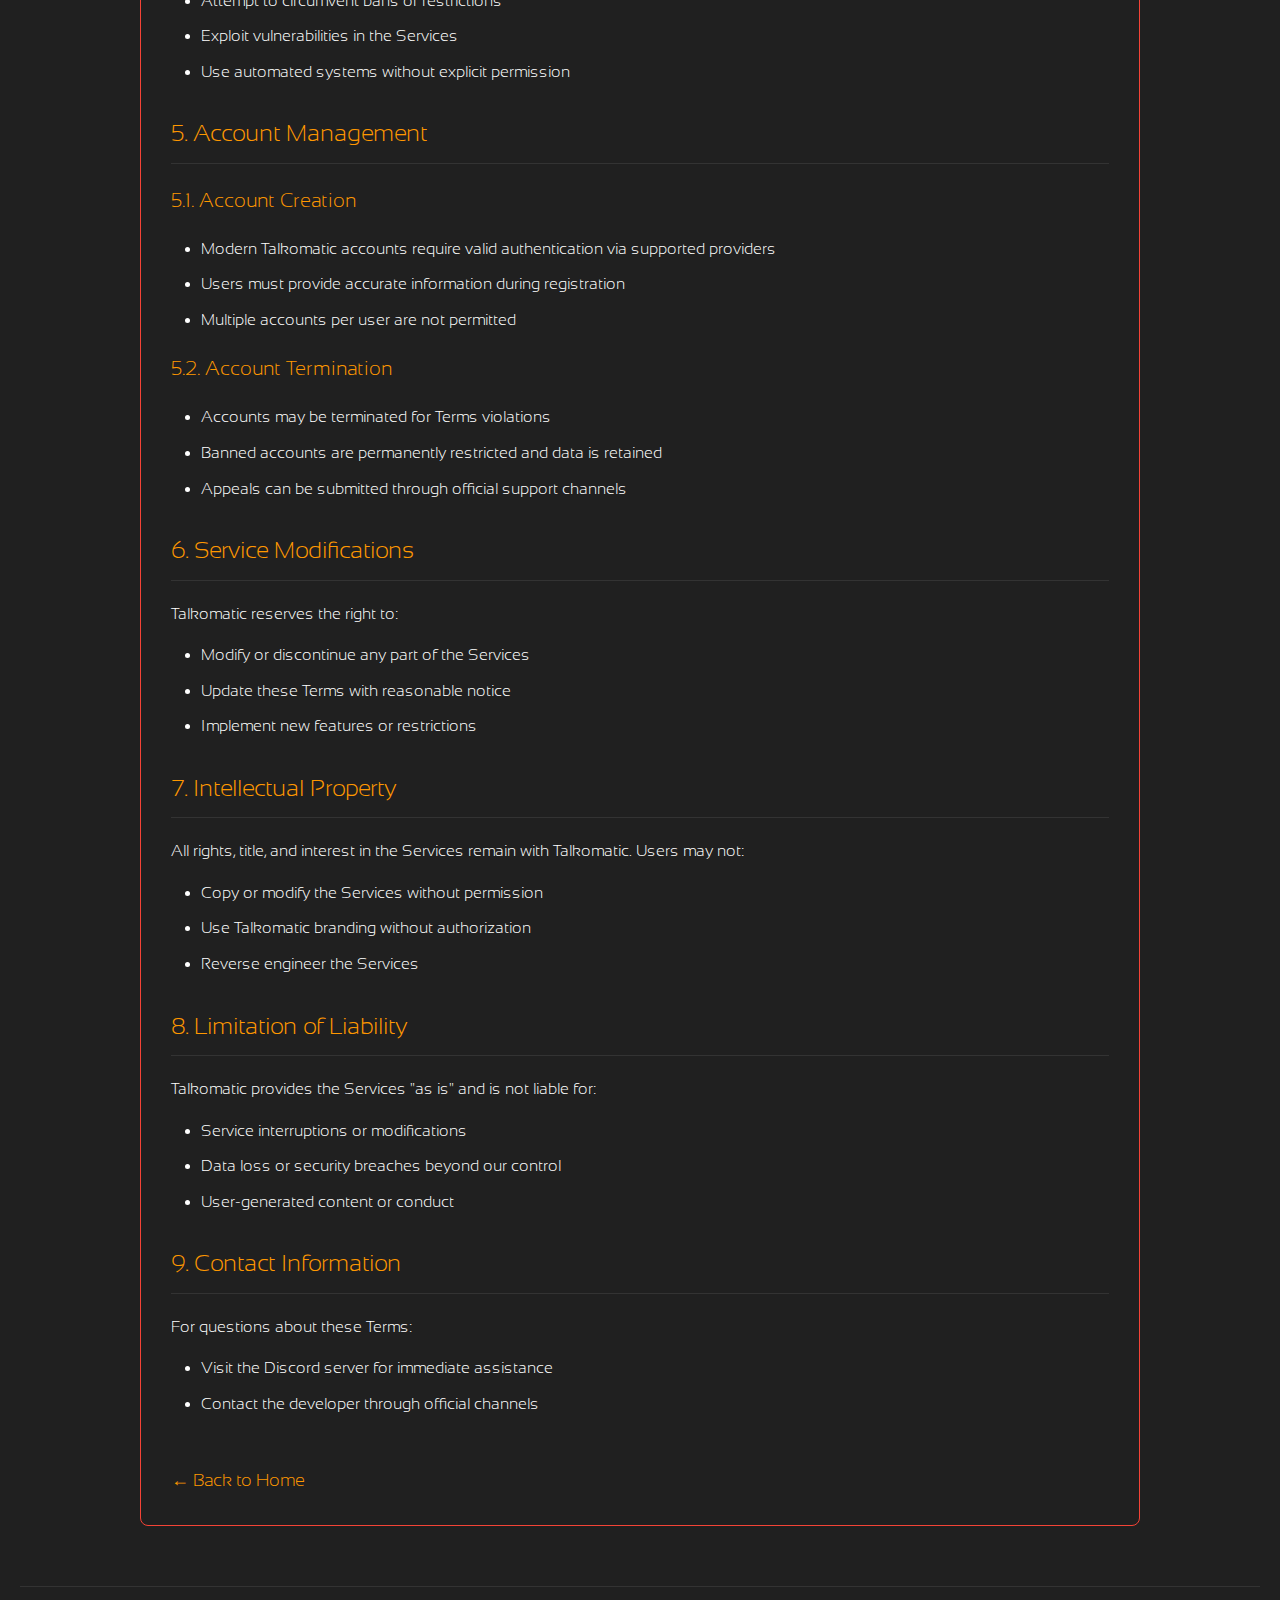
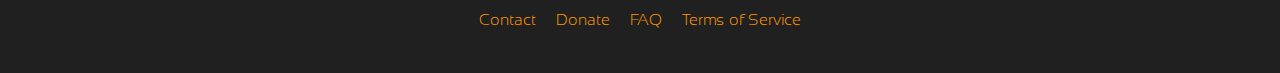
<file: terms.html>
<!DOCTYPE html>
<html lang="en">
 <head>
  <meta charset="utf-8"/>
  <meta content="width=device-width, initial-scale=1.0" name="viewport"/>
  <title>
   Terms of Service &amp; Privacy Policy - Talkomatic™ Chat Platform
  </title>
  <!-- SEO Meta Tags -->
  <meta content="Read Talkomatic's Terms of Service to understand our chat platform's policies, data practices, user conduct guidelines, and privacy commitments. Last updated December 9, 2024." name="description"/>
  <meta content="Talkomatic terms of service, chat platform privacy policy, Talkomatic user guidelines, chat service terms, online chat rules" name="keywords"/>
  <meta content="Mohd Mahmodi" name="author"/>
  <meta content="index, follow" name="robots"/>
  <meta content="English" name="language"/>
  <!-- Open Graph / Twitter Cards -->
  <meta content="website" property="og:type"/>
  <meta content="https://www.talkomatic.co/terms" property="og:url"/>
  <meta content="Talkomatic Terms of Service &amp; Privacy Policy" property="og:title"/>
  <meta content="Official Terms of Service for Talkomatic chat platform. Learn about our policies, privacy practices, and user guidelines." property="og:description"/>
  <meta content="https://www.talkomatic.co/images/terms-preview.jpg" property="og:image"/>
  <meta content="summary_large_image" name="twitter:card"/>
  <meta content="@mohdmahmodi" name="twitter:creator"/>
  <meta content="Talkomatic Terms of Service &amp; Privacy Policy" name="twitter:title"/>
  <meta content="Read our Terms of Service and understand how we protect your privacy." name="twitter:description"/>
  <meta content="https://www.talkomatic.co/images/terms-preview.jpg" name="twitter:image"/>
  <link href="/favicon.jpg" rel="icon" type="image/jpeg"/>
  <link href="https://www.talkomatic.co/terms" rel="canonical"/>
  <!-- Structured Data -->
  <script type="application/ld+json">
   {
      "@context": "https://schema.org",
      "@type": "WebPage",
      "name": "Talkomatic Terms of Service",
      "description": "Terms of Service and Privacy Policy for Talkomatic chat platform",
      "dateModified": "2024-12-09",
      "publisher": {
        "@type": "Organization",
        "name": "Talkomatic",
        "url": "https://www.talkomatic.co"
      },
      "mainEntity": {
        "@type": "TermsAndConditions",
        "name": "Talkomatic Terms of Service",
        "dateModified": "2024-12-09",
        "publisher": {
          "@type": "Organization",
          "name": "Talkomatic"
        }
      }
    }
  </script>
  <link href="css/terms.css?v=1.0.1" rel="stylesheet"/>
 </head>
 <body>
  <div class="container">
   <div class="section">
    <h1>
     Terms of Service
    </h1>
    <div class="last-updated">
     Last Updated: December 9, 2024
    </div>
    <div class="tos-section">
     <h2>
      1. Introduction
     </h2>
     <p>
      Welcome to Talkomatic™. These Terms of Service ("Terms") govern your access to and use of Talkomatic's websites and services, including open.talkomatic.co, modern.talkomatic.co, and talkomegle.com (collectively, the "Services"). By using the Services, you agree to these Terms.
     </p>
    </div>
    <div class="tos-section">
     <h2>
      2. Service Descriptions
     </h2>
     <h3>
      2.1. Classic Talkomatic (open.talkomatic.co)
     </h3>
     <ul>
      <li>
       An open-source chat platform requiring no account registration
      </li>
      <li>
       Uses browser cookies solely for essential functionality and user preferences
      </li>
      <li>
       Cookie data is stored locally and not transmitted to external servers
      </li>
     </ul>
     <h3>
      2.2. Modern Talkomatic (modern.talkomatic.co)
     </h3>
     <ul>
      <li>
       Feature-rich chat platform with user accounts
      </li>
      <li>
       Uses Supabase for secure user data storage
      </li>
      <li>
       Supports authentication via Discord and Google Sign-In
      </li>
      <li>
       Uses cookies for both essential functionality and enhanced features
      </li>
     </ul>
    </div>
    <div class="tos-section">
     <h2>
      3. Data Collection and Privacy
     </h2>
     <h3>
      3.1. Data Collection
     </h3>
     <p>
      Talkomatic collects only necessary information to provide and improve the Services:
     </p>
     <ul>
      <li>
       Classic Version: Browser cookies for local settings only
      </li>
      <li>
       Modern Version: Account information, user preferences, and authentication data
      </li>
     </ul>
     <h3>
      3.2. Data Usage
     </h3>
     <ul>
      <li>
       User data is never sold to third parties
      </li>
      <li>
       Information is used solely for service functionality and improvement
      </li>
      <li>
       Authentication data is processed through secure third-party providers (Discord, Google)
      </li>
     </ul>
     <h3>
      3.3. Data Deletion
     </h3>
     <ul>
      <li>
       Users may request deletion of their account and associated data
      </li>
      <li>
       Requests are typically processed within 30 days
      </li>
      <li>
       Exception: Banned account data is retained for security purposes
      </li>
     </ul>
    </div>
    <div class="tos-section">
     <h2>
      4. User Conduct and Content
     </h2>
     <p>
      Users must not:
     </p>
     <ul>
      <li>
       Harass, abuse, or harm other users
      </li>
      <li>
       Post illegal, harmful, or inappropriate content
      </li>
      <li>
       Attempt to circumvent bans or restrictions
      </li>
      <li>
       Exploit vulnerabilities in the Services
      </li>
      <li>
       Use automated systems without explicit permission
      </li>
     </ul>
    </div>
    <div class="tos-section">
     <h2>
      5. Account Management
     </h2>
     <h3>
      5.1. Account Creation
     </h3>
     <ul>
      <li>
       Modern Talkomatic accounts require valid authentication via supported providers
      </li>
      <li>
       Users must provide accurate information during registration
      </li>
      <li>
       Multiple accounts per user are not permitted
      </li>
     </ul>
     <h3>
      5.2. Account Termination
     </h3>
     <ul>
      <li>
       Accounts may be terminated for Terms violations
      </li>
      <li>
       Banned accounts are permanently restricted and data is retained
      </li>
      <li>
       Appeals can be submitted through official support channels
      </li>
     </ul>
    </div>
    <div class="tos-section">
     <h2>
      6. Service Modifications
     </h2>
     <p>
      Talkomatic reserves the right to:
     </p>
     <ul>
      <li>
       Modify or discontinue any part of the Services
      </li>
      <li>
       Update these Terms with reasonable notice
      </li>
      <li>
       Implement new features or restrictions
      </li>
     </ul>
    </div>
    <div class="tos-section">
     <h2>
      7. Intellectual Property
     </h2>
     <p>
      All rights, title, and interest in the Services remain with Talkomatic. Users may not:
     </p>
     <ul>
      <li>
       Copy or modify the Services without permission
      </li>
      <li>
       Use Talkomatic branding without authorization
      </li>
      <li>
       Reverse engineer the Services
      </li>
     </ul>
    </div>
    <div class="tos-section">
     <h2>
      8. Limitation of Liability
     </h2>
     <p>
      Talkomatic provides the Services "as is" and is not liable for:
     </p>
     <ul>
      <li>
       Service interruptions or modifications
      </li>
      <li>
       Data loss or security breaches beyond our control
      </li>
      <li>
       User-generated content or conduct
      </li>
     </ul>
    </div>
    <div class="tos-section">
     <h2>
      9. Contact Information
     </h2>
     <p>
      For questions about these Terms:
     </p>
     <ul>
      <li>
       Visit the Discord server for immediate assistance
      </li>
      <li>
       Contact the developer through official channels
      </li>
     </ul>
    </div>
    <a class="back-home" href="/">
     ← Back to Home
    </a>
   </div>
  </div>
  <footer>
   <div class="footer-links">
    <a class="footer-link" href="contact.html">
     Contact
    </a>
    <a class="footer-link" href="donate.html">
     Donate
    </a>
    <a class="footer-link" href="faq.html">
     FAQ
    </a>
    <a class="footer-link" href="terms.html">
     Terms of Service
    </a>
   </div>
  </footer>
 </body>
</html>
</file>
<file: css/index.css>
@font-face {
    font-family: 'Sansation';
    src: url('/fonts/Sansation_Light.ttf') format('truetype');
    font-weight: 300;
    font-style: normal;
    font-display: swap;
}

body {
    font-family: 'Sansation', sans-serif;
    background-color: #202020;
    color: #fff;
    margin: 0;
    padding: 20px;
    display: flex;
    flex-direction: column;
    align-items: center;
    min-height: 100vh;
}

.valentines {
    width: 100%;
    text-align: center;
    padding: 10px;
    margin-bottom: 10px;
  }
  
  .valentines h1 {
    margin: 0;
    color: #ff66a3; /* A pinkish color */
  }

.container {
    width: 100%;
    max-width: 1200px;
}

.section {
    background-color: #20202000;
    border: 1px solid #f44336;
    border-radius: 8px;
    padding: 20px;
    margin-bottom: 20px;
    text-align: center;
}

h1 {
    color: #ff9800;
    margin-top: 0;
    font-size: 36px;
    font-weight: 300;
}

.highlight {
    font-style: italic;
    color: yellow;
}

.lobby-options {
    display: flex;
    justify-content: space-between;
    margin-top: 20px;
    flex-wrap: wrap;
    gap: 20px;
}

.lobby {
    flex: 1;
    min-width: 300px;
    display: flex;
    flex-direction: column;
    align-items: center;
}

.button {
    background-color: #000;
    color: #fff;
    border: 1px solid #ffa500;
    padding: 8px 20px;
    border-radius: 3px;
    cursor: pointer;
    margin-bottom: 10px;
    font-family: 'Sansation', sans-serif;
    font-size: 18px;
    text-decoration: none;
    display: inline-block;
    transition: all 0.3s ease;
}

.button:hover {
    background-color: #ffffff;
    color: #000;
}

.talkomegle-button {
    border-color: #ffa500;
}

p {
    margin: 10px 0;
    font-size: 18px;
    line-height: 27px;

}

ul {
    text-align: left;
    padding-left: 20px;
    margin: 10px 0;
}

li {
    margin-bottom: 5px;
}

ul ul {
    padding-left: 20px;
}

footer {
    width: 100%;
    text-align: center;
    padding: 20px 0;
    margin-top: auto;
    border-top: 1px solid #333;
}

.footer-links {
    display: flex;
    justify-content: center;
    gap: 20px;
    flex-wrap: wrap;
}

.footer-link {
    color: #ff9800;
    text-decoration: none;
    font-size: 16px;
    transition: color 0.3s ease;
}

.footer-link:hover {
    color: #fff;
}

@media (max-width: 768px) {
    body {
        padding: 10px;
    }
    .section {
        padding: 15px;
    }
    h1 {
        font-size: 28px;
    }
    p {
        font-size: 16px;
        line-height: 24px;
    }
    .lobby {
        width: 100%;
        min-width: 100%;
        margin-bottom: 20px;
    }
    ul {
        padding-left: 15px;
    }
    .footer-links {
        gap: 15px;
    }
}

@media (max-width: 480px) {
    h1 {
        font-size: 24px;
    }
    p {
        font-size: 14px;
        line-height: 21px;
    }
    .button {
        font-size: 16px;
        padding: 6px 8px;
    }
    .footer-links {
        flex-direction: column;
        gap: 10px;
    }
}

.chat-options {
    display: flex;
    justify-content: space-between;
    gap: 20px;
    margin-top: 20px;
    flex-wrap: wrap;
}

/* Individual chat option styling */
.chat-option {
    flex: 1;
    min-width: 280px;
    background-color: #20202000;
    border-radius: 8px;
    padding: 20px 20px 20px 20px;
    text-align: center;
}

/* Specific button styling for Talkomatic CLI Edition v2 */
.talkomatic-cli-button {
    background-color: #000000;
    border-color: #ffa500;
}

.talkomatic-cli-button:hover {
    background-color: #ffffff;
    color: #000000;
}

/* Adjustments for nested lists within chat options */
.chat-option ul {
    text-align: left;
    padding-left: 20px;
    margin: 15px 0 0 0;
}

/* Responsive adjustments */
@media (max-width: 768px) {
    .chat-options {
        flex-direction: column;
        align-items: center;
    }
    .chat-option {
        width: 100%;
        max-width: 500px;
        padding: 20px 20px 0px 0px;
    }
}

.button .beta {
    background-color: rgb(243, 243, 66);
    color: black;
    padding: 0 4px;
    border-radius: 3px;
    margin-left: 2px;
    font-size: 1em;
  }
</file>
<file: css/valentines.css>
/* valentines.css */
.valentines-container {
  position: fixed;
  top: 0;
  left: 0;
  width: 100vw;
  height: 100vh;
  pointer-events: none;
  z-index: -1;
  overflow: hidden;
  background: transparent;
}

.valentines-banner {
    width: 100%;
    text-align: center;
    padding: 10px;
    margin-bottom: 10px;
    color: #ff69b4;
    text-shadow: 2px 2px 4px rgba(0, 0, 0, 0.3);
}

.valentines-banner h1 {
    margin: 0;
    animation: pulse 2s infinite;
}

.heart {
    position: fixed;
    pointer-events: none;
    width: 25px;
    height: 25px;
    background: currentColor;
    transform: rotate(45deg);
    opacity: 0;
}

.heart::before,
.heart::after {
    content: '';
    position: absolute;
    width: 100%;
    height: 100%;
    background: currentColor;
    border-radius: 50%;
}

.heart::before {
    left: -50%;
}

.heart::after {
    top: -50%;
}

.rose {
    position: fixed;
    pointer-events: none;
    font-size: 24px;
    opacity: 0;
    transform-origin: center;
}

@keyframes floatUp {
    0% {
        transform: translateY(110vh) rotate(0deg);
        opacity: 0;
    }
    10% {
        opacity: 1;
    }
    90% {
        opacity: 1;
    }
    100% {
        transform: translateY(-50vh) rotate(360deg);
        opacity: 0;
    }
}

@keyframes explodeHeart {
    0% {
        transform: translate(0, 0) rotate(45deg) scale(0.2);
        opacity: 0;
    }
    10% {
        opacity: 1;
        transform: translate(var(--explode-x), var(--explode-y)) rotate(45deg) scale(0.4);
    }
    60% {
        opacity: 1;
        transform: translate(calc(var(--explode-x) * 2), calc(var(--explode-y) * 2)) rotate(90deg) scale(1);
    }
    100% {
        transform: translate(calc(var(--explode-x) * 2.5), calc(var(--explode-y) * 2.5)) rotate(180deg) scale(0.4);
        opacity: 0;
    }
}

@keyframes sway {
    0% {
        margin-left: 0;
    }
    25% {
        margin-left: 15px;
    }
    75% {
        margin-left: -15px;
    }
    100% {
        margin-left: 0;
    }
}

.floating {
    animation: floatUp var(--float-duration, 15s) linear forwards,
               sway 5s ease-in-out infinite;
}

.floating-heart {
    animation: floatUp var(--float-duration, 15s) linear forwards,
               sway 5s ease-in-out infinite;
}

.clicked-heart {
    animation: explodeHeart 1.5s cubic-bezier(0.165, 0.84, 0.44, 1) forwards;
}

@keyframes pulse {
    0% { transform: scale(1); }
    50% { transform: scale(1.05); }
    100% { transform: scale(1); }
}

/* Prevent any horizontal scrolling */
html, body {
    max-width: 100%;
    overflow-x: hidden;
}
</file>
<file: css/buttons.css>
/* buttons.css */

/* Basic button styling carried over */
.button {
  position: relative;
  /* Removed extra padding/positioning from the Santa hat */
  padding-left: 20px;
}
</file>
<file: css/contact.css>
@font-face {
            font-family: 'Sansation';
            src: url('/fonts/Sansation_Light.ttf') format('truetype');
            font-weight: 300;
            font-style: normal;
            font-display: swap;
        }

        body {
            font-family: 'Sansation', sans-serif;
            background-color: #202020;
            color: #fff;
            margin: 0;
            padding: 20px;
            display: flex;
            flex-direction: column;
            align-items: center;
            min-height: 100vh;
        }
        .container {
            width: 100%;
            max-width: 800px;
            margin-bottom: 40px;
        }
        .section {
            background-color: #202020;
            border: 1px solid #f44336;
            border-radius: 8px;
            padding: 30px;
            margin-bottom: 20px;
            text-align: center;
        }
        h1 {
            color: #ff9800;
            margin-top: 0;
            font-size: 36px;
            font-weight: 300;
        }
        h2 {
            color: #ff9800;
            font-size: 24px;
            font-weight: 300;
            margin-top: 30px;
        }
        .highlight {
            font-style: italic;
            color: yellow;
        }
        .contact-options {
            display: grid;
            grid-template-columns: repeat(auto-fit, minmax(250px, 1fr));
            gap: 20px;
            margin-top: 30px;
        }
        .contact-card {
            background-color: rgba(0, 0, 0, 0.2);
            border: 1px solid #333;
            border-radius: 8px;
            padding: 20px;
            text-align: center;
            transition: transform 0.3s ease;
        }
        .contact-card:hover {
            transform: translateY(-5px);
        }
        .social-link {
            display: inline-flex;
            align-items: center;
            justify-content: center;
            background-color: #000;
            color: #fff;
            border: 1px solid #ffa500;
            padding: 12px 20px;
            border-radius: 3px;
            cursor: pointer;
            margin: 10px 0;
            font-family: 'Sansation', sans-serif;
            font-size: 18px;
            text-decoration: none;
            transition: all 0.3s ease;
            width: 200px;
        }
        .social-link:hover {
            background-color: #ffffff;
            color: #000;
        }
        .discord-link {
            border-color: #7289DA;
        }
        .reddit-link {
            border-color: #FF4500;
        }
        .twitter-link {
            border-color: #1DA1F2;
        }
        .back-home {
            color: #ff9800;
            text-decoration: none;
            font-size: 18px;
            margin-top: 20px;
            display: inline-block;
            transition: color 0.3s ease;
        }
        .back-home:hover {
            color: #fff;
        }
        p {
            margin: 10px 0;
            font-size: 18px;
            line-height: 27px;
        }
        .response-highlight {
            color: #4CAF50;
            font-weight: bold;
        }
        .platform-info {
            margin: 15px 0;
            font-size: 16px;
            color: #ccc;
        }
        footer {
            width: 100%;
            text-align: center;
            padding: 20px 0;
            margin-top: auto;
            border-top: 1px solid #333;
        }
        .footer-links {
            display: flex;
            justify-content: center;
            gap: 20px;
            flex-wrap: wrap;
        }
        .footer-link {
            color: #ff9800;
            text-decoration: none;
            font-size: 16px;
            transition: color 0.3s ease;
        }
        .footer-link:hover {
            color: #fff;
        }

        @media (max-width: 768px) {
            body {
                padding: 10px;
            }
            .section {
                padding: 20px;
            }
            h1 {
                font-size: 28px;
            }
            h2 {
                font-size: 22px;
            }
            p {
                font-size: 16px;
                line-height: 24px;
            }
            .social-link {
                width: 100%;
                max-width: 200px;
                font-size: 16px;
            }
        }

        @media (max-width: 480px) {
            h1 {
                font-size: 24px;
            }
            h2 {
                font-size: 20px;
            }
            p {
                font-size: 14px;
                line-height: 21px;
            }
            .section {
                padding: 15px;
            }
            .footer-links {
                flex-direction: column;
                gap: 10px;
            }
        }
</file>
<file: css/donate.css>
@font-face {
            font-family: 'Sansation';
            src: url('/fonts/Sansation_Light.ttf') format('truetype');
            font-weight: 300;
            font-style: normal;
            font-display: swap;
        }

        body {
            font-family: 'Sansation', sans-serif;
            background-color: #202020;
            color: #fff;
            margin: 0;
            padding: 20px;
            display: flex;
            flex-direction: column;
            align-items: center;
            min-height: 100vh;
        }
        .container {
            width: 100%;
            max-width: 800px;
            margin-bottom: 40px;
        }
        .section {
            background-color: #202020;
            border: 1px solid #f44336;
            border-radius: 8px;
            padding: 30px;
            margin-bottom: 20px;
            text-align: center;
        }
        h1 {
            color: #ff9800;
            margin-top: 0;
            font-size: 36px;
            font-weight: 300;
        }
        h2 {
            color: #ff9800;
            font-size: 24px;
            font-weight: 300;
            margin-top: 30px;
        }
        .highlight {
            color: #4CAF50;
            font-weight: bold;
        }
        .donation-options {
            display: grid;
            grid-template-columns: repeat(auto-fit, minmax(250px, 1fr));
            gap: 20px;
            margin-top: 30px;
        }
        .donation-card {
            background-color: rgba(0, 0, 0, 0.2);
            border: 1px solid #333;
            border-radius: 8px;
            padding: 20px;
            text-align: center;
            transition: transform 0.3s ease;
        }
        .donation-card:hover {
            transform: translateY(-5px);
        }
        .donation-info {
            margin: 15px 0;
            font-size: 18px;
            line-height: 1.6;
            color: #ddd;
        }
        .perks-list {
            text-align: left;
            margin: 20px auto;
            max-width: 500px;
            list-style-position: inside;
            padding-left: 0;
        }
        .perks-list li {
            margin-bottom: 10px;
            font-size: 18px;
        }
        .back-home {
            color: #ff9800;
            text-decoration: none;
            font-size: 18px;
            margin-top: 20px;
            display: inline-block;
            transition: color 0.3s ease;
        }
        .back-home:hover {
            color: #fff;
        }
        .button-container {
            margin: 20px 0;
            display: flex;
            flex-direction: column;
            align-items: center;
            gap: 20px;
        }
        footer {
            width: 100%;
            text-align: center;
            padding: 20px 0;
            margin-top: auto;
            border-top: 1px solid #333;
        }
        .footer-links {
            display: flex;
            justify-content: center;
            gap: 20px;
            flex-wrap: wrap;
        }
        .footer-link {
            color: #ff9800;
            text-decoration: none;
            font-size: 16px;
            transition: color 0.3s ease;
        }
        .footer-link:hover {
            color: #fff;
        }

        @media (max-width: 768px) {
            body {
                padding: 10px;
            }
            .section {
                padding: 20px;
            }
            h1 {
                font-size: 28px;
            }
            h2 {
                font-size: 22px;
            }
            .donation-info {
                font-size: 16px;
            }
            .perks-list li {
                font-size: 16px;
            }
        }

        @media (max-width: 480px) {
            h1 {
                font-size: 24px;
            }
            h2 {
                font-size: 20px;
            }
            .donation-info {
                font-size: 14px;
            }
            .perks-list li {
                font-size: 14px;
            }
            .section {
                padding: 15px;
            }
            .footer-links {
                flex-direction: column;
                gap: 10px;
            }
        }
</file>
<file: css/faq.css>
@font-face {
            font-family: 'Sansation';
            src: url('/fonts/Sansation_Light.ttf') format('truetype');
            font-weight: 300;
            font-style: normal;
            font-display: swap;
        }

        body {
            font-family: 'Sansation', sans-serif;
            background-color: #202020;
            color: #fff;
            margin: 0;
            padding: 20px;
            display: flex;
            flex-direction: column;
            align-items: center;
            min-height: 100vh;
        }
        .container {
            width: 100%;
            max-width: 1000px;
            margin-bottom: 40px;
        }
        .section {
            background-color: #202020;
            border: 1px solid #f44336;
            border-radius: 8px;
            padding: 30px;
            margin-bottom: 20px;
        }
        h1 {
            color: #ff9800;
            margin-top: 0;
            font-size: 36px;
            font-weight: 300;
            text-align: center;
        }
        h2 {
            color: #ff9800;
            font-size: 24px;
            font-weight: 300;
            margin-top: 30px;
            padding-bottom: 10px;
            border-bottom: 1px solid #333;
        }
        .faq-section {
            margin: 30px 0;
        }
        .faq-item {
            margin-bottom: 25px;
            border-bottom: 1px solid #333;
            padding-bottom: 20px;
        }
        .faq-item:last-child {
            border-bottom: none;
        }
        .question {
            color: #4CAF50;
            font-size: 20px;
            margin-bottom: 10px;
            font-weight: 500;
        }
        .answer {
            font-size: 18px;
            line-height: 1.6;
            color: #ddd;
        }
        .highlight {
            color: #ff9800;
            font-weight: bold;
        }
        .navigation {
            display: flex;
            justify-content: space-between;
            margin-top: 40px;
            flex-wrap: wrap;
            gap: 20px;
        }
        .back-home {
            color: #ff9800;
            text-decoration: none;
            font-size: 18px;
            transition: color 0.3s ease;
        }
        .back-home:hover {
            color: #fff;
        }
        .toc {
            background-color: rgba(0, 0, 0, 0.2);
            border: 1px solid #333;
            border-radius: 8px;
            padding: 20px;
            margin-bottom: 30px;
        }
        .toc-title {
            color: #ff9800;
            font-size: 20px;
            margin-top: 0;
            margin-bottom: 15px;
        }
        .toc-list {
            list-style-type: none;
            padding: 0;
            margin: 0;
        }
        .toc-list li {
            margin-bottom: 10px;
        }
        .toc-list a {
            color: #ddd;
            text-decoration: none;
            transition: color 0.3s ease;
        }
        .toc-list a:hover {
            color: #ff9800;
        }
        footer {
            width: 100%;
            text-align: center;
            padding: 20px 0;
            margin-top: auto;
            border-top: 1px solid #333;
        }
        .footer-links {
            display: flex;
            justify-content: center;
            gap: 20px;
            flex-wrap: wrap;
        }
        .footer-link {
            color: #ff9800;
            text-decoration: none;
            font-size: 16px;
            transition: color 0.3s ease;
        }
        .footer-link:hover {
            color: #fff;
        }

        @media (max-width: 768px) {
            body {
                padding: 10px;
            }
            .section {
                padding: 20px;
            }
            h1 {
                font-size: 28px;
            }
            h2 {
                font-size: 22px;
            }
            .question {
                font-size: 18px;
            }
            .answer {
                font-size: 16px;
            }
        }

        @media (max-width: 480px) {
            h1 {
                font-size: 24px;
            }
            h2 {
                font-size: 20px;
            }
            .question {
                font-size: 16px;
            }
            .answer {
                font-size: 14px;
            }
            .section {
                padding: 15px;
            }
            .footer-links {
                flex-direction: column;
                gap: 10px;
            }
        }
</file>
<file: css/terms.css>
@font-face {
            font-family: 'Sansation';
            src: url('/fonts/Sansation_Light.ttf') format('truetype');
            font-weight: 300;
            font-style: normal;
        }

        body {
            font-family: 'Sansation', sans-serif;
            background-color: #202020;
            color: #fff;
            margin: 0;
            padding: 20px;
            display: flex;
            flex-direction: column;
            align-items: center;
            min-height: 100vh;
            line-height: 1.6;
        }
        .container {
            width: 100%;
            max-width: 1000px;
            margin-bottom: 40px;
        }
        .section {
            background-color: #202020;
            border: 1px solid #f44336;
            border-radius: 8px;
            padding: 30px;
            margin-bottom: 20px;
        }
        h1 {
            color: #ff9800;
            margin-top: 0;
            font-size: 36px;
            font-weight: 300;
            text-align: center;
        }
        h2 {
            color: #ff9800;
            font-size: 24px;
            font-weight: 300;
            margin-top: 30px;
            padding-bottom: 10px;
            border-bottom: 1px solid #333;
        }
        h3 {
            color: #ff9800;
            font-size: 20px;
            font-weight: 300;
            margin-top: 20px;
        }
        .tos-section {
            margin: 30px 0;
        }
        .highlight {
            color: #4CAF50;
            font-weight: bold;
        }
        ul, ol {
            margin: 15px 0;
            padding-left: 30px;
        }
        li {
            margin-bottom: 10px;
        }
        .last-updated {
            text-align: right;
            color: #888;
            font-size: 14px;
            margin-bottom: 20px;
        }
        .back-home {
            color: #ff9800;
            text-decoration: none;
            font-size: 18px;
            margin-top: 20px;
            display: inline-block;
            transition: color 0.3s ease;
        }
        .back-home:hover {
            color: #fff;
        }
        footer {
            width: 100%;
            text-align: center;
            padding: 20px 0;
            margin-top: auto;
            border-top: 1px solid #333;
        }
        .footer-links {
            display: flex;
            justify-content: center;
            gap: 20px;
            flex-wrap: wrap;
        }
        .footer-link {
            color: #ff9800;
            text-decoration: none;
            font-size: 16px;
            transition: color 0.3s ease;
        }
        .footer-link:hover {
            color: #fff;
        }

        @media (max-width: 768px) {
            body {
                padding: 10px;
            }
            .section {
                padding: 20px;
            }
            h1 {
                font-size: 28px;
            }
            h2 {
                font-size: 22px;
            }
            h3 {
                font-size: 18px;
            }
        }

        @media (max-width: 480px) {
            .section {
                padding: 15px;
            }
            .footer-links {
                flex-direction: column;
                gap: 10px;
            }
        }
</file>
